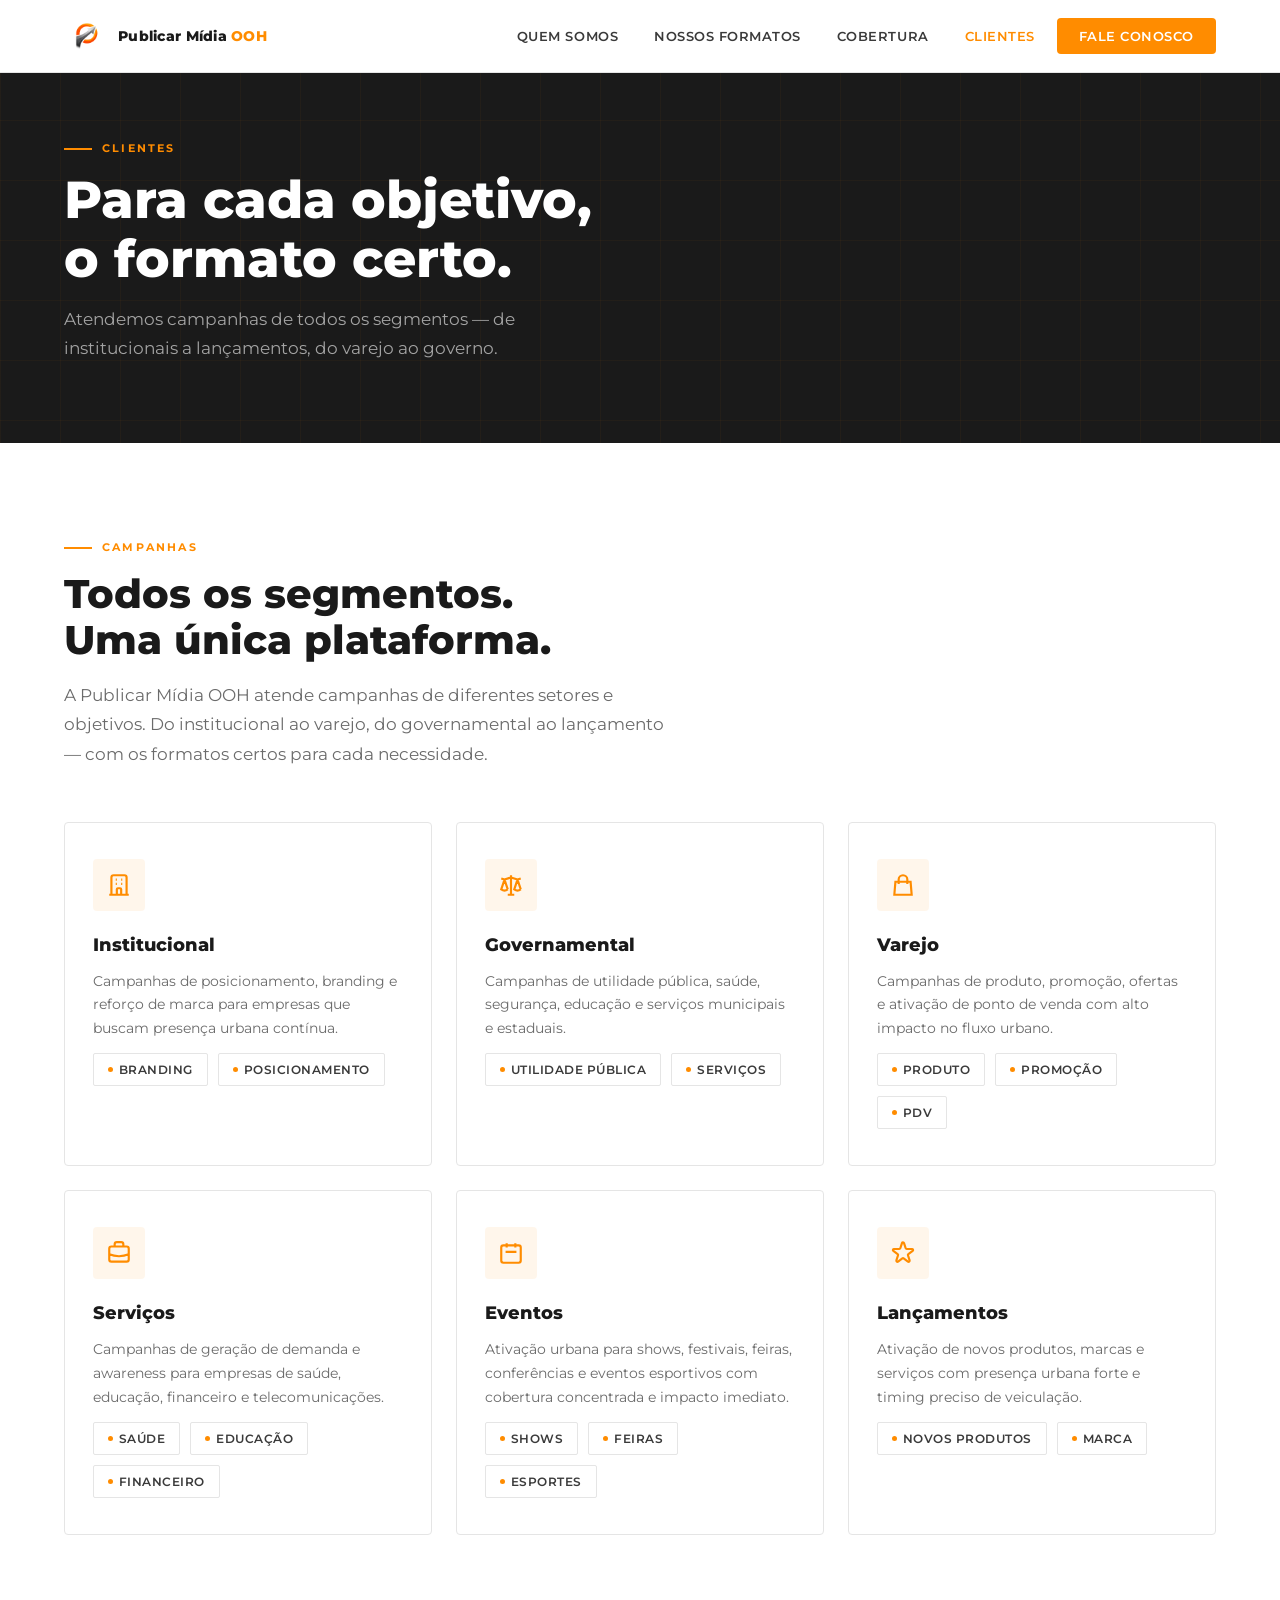
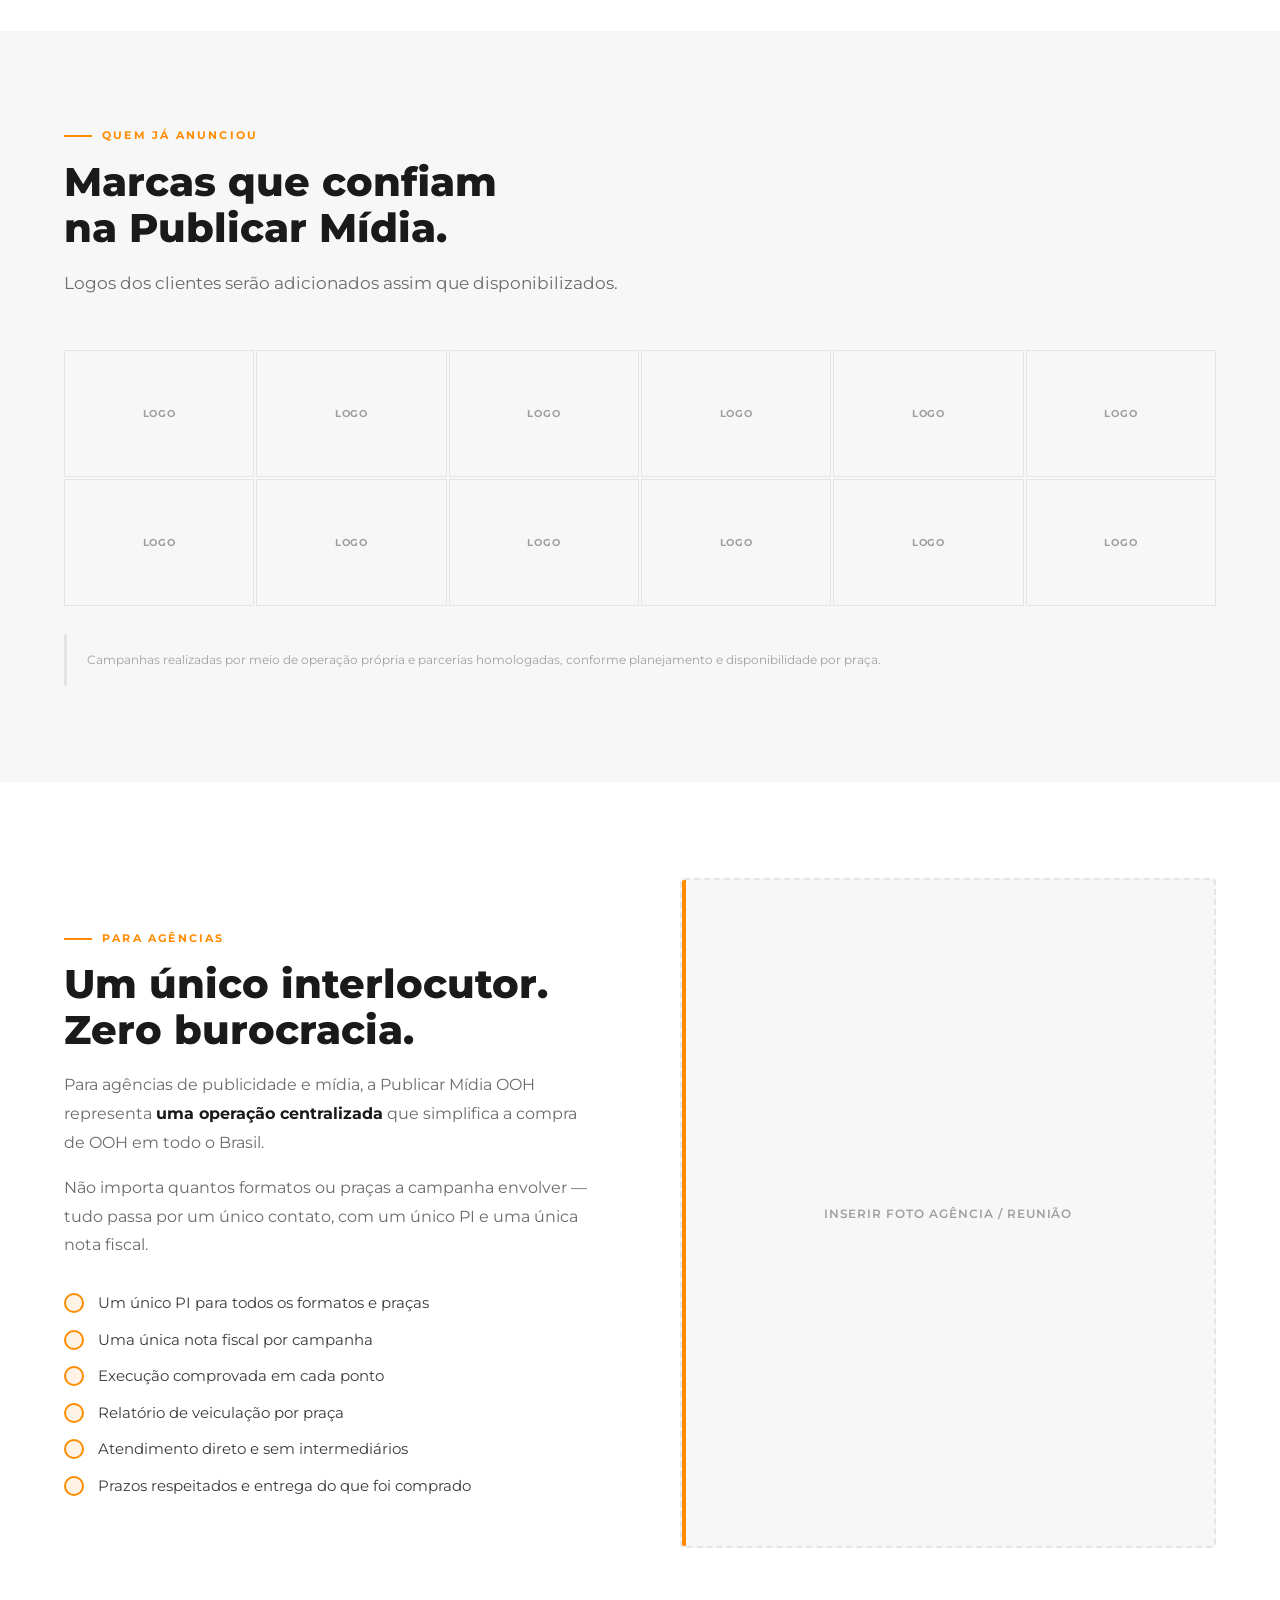
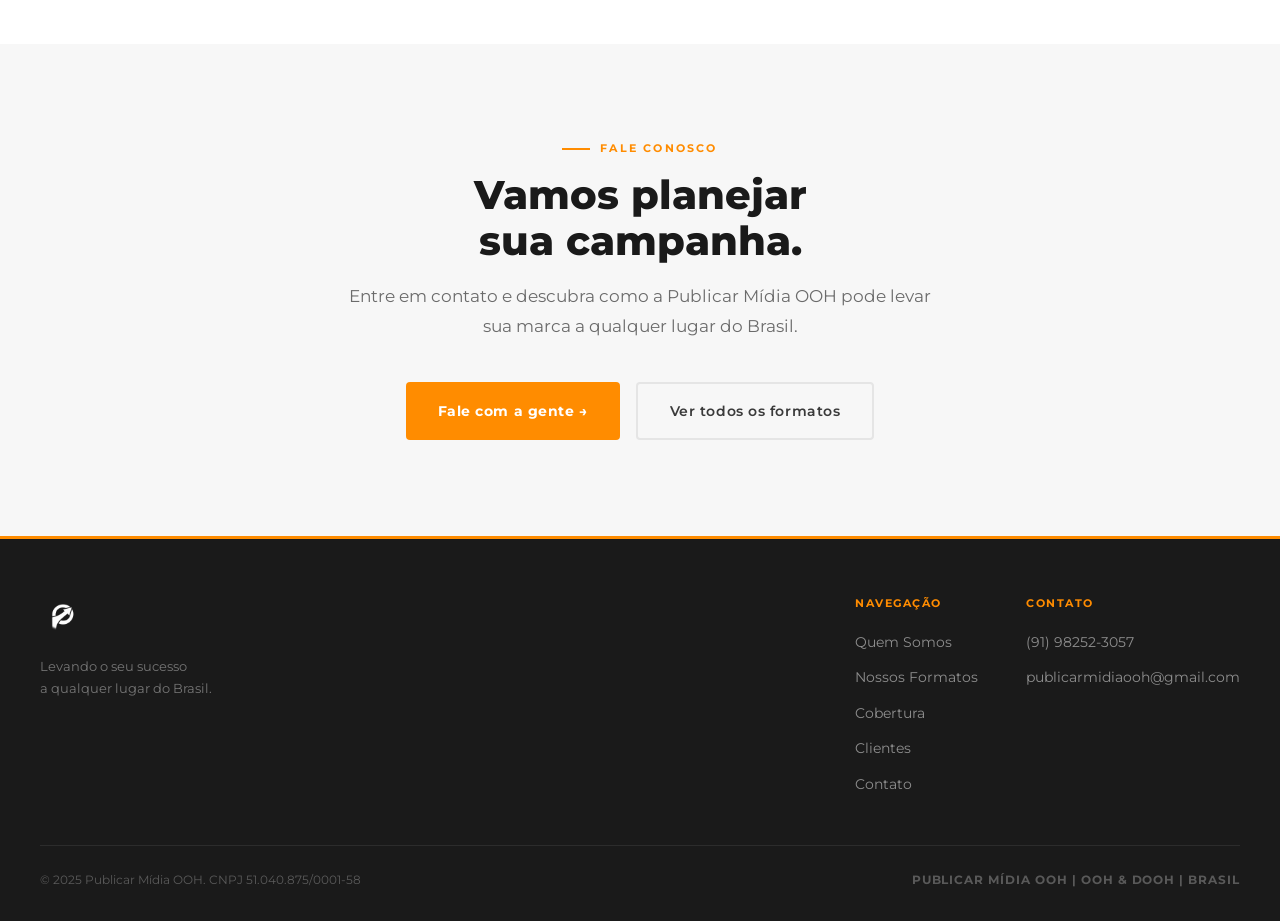
<file: clientes.html>
<!DOCTYPE html>
<html lang="pt-BR">
<head>
  <meta charset="UTF-8" />
  <meta name="viewport" content="width=device-width, initial-scale=1.0" />
  <title>Clientes — Publicar Mídia OOH</title>
  <link rel="preconnect" href="https://fonts.googleapis.com" />
  <link rel="preconnect" href="https://fonts.gstatic.com" crossorigin />
  <link href="https://fonts.googleapis.com/css2?family=Montserrat:wght@400;500;600;700;800&display=swap" rel="stylesheet" />
  <link rel="stylesheet" href="style.css?v=10" />
  <style>
    /* Tipos de campanha */
    .campanhas-grid {
      display: grid;
      grid-template-columns: repeat(3, 1fr);
      gap: 24px;
    }

    .campanha-card {
      padding: 36px 28px;
      border: 1px solid var(--borda);
      border-radius: 4px;
      transition: border-color 0.2s, box-shadow 0.2s, transform 0.2s;
    }

    .campanha-card:hover {
      border-color: var(--laranja);
      box-shadow: 0 4px 20px rgba(255,140,0,0.08);
      transform: translateY(-2px);
    }

    .campanha-icon {
      width: 52px; height: 52px;
      background: rgba(255,140,0,0.08);
      border-radius: 4px;
      display: flex; align-items: center; justify-content: center;
      margin-bottom: 20px;
    }

    .campanha-icon svg {
      width: 26px; height: 26px;
      stroke: var(--laranja); fill: none; stroke-width: 2;
    }

    .campanha-card h3 {
      font-size: 18px;
      font-weight: 800;
      color: var(--preto);
      margin-bottom: 10px;
    }

    .campanha-card p {
      font-size: 14px;
      color: var(--cinza-med);
      line-height: 1.7;
    }

    /* Segmentos (tags) */
    .segmentos-wrap {
      display: flex;
      flex-wrap: wrap;
      gap: 10px;
      margin-top: 12px;
    }

    .tag {
      display: inline-flex;
      align-items: center;
      gap: 6px;
      padding: 6px 14px;
      border: 1px solid var(--borda);
      border-radius: 2px;
      font-size: 12px;
      font-weight: 600;
      color: var(--cinza-esc);
      letter-spacing: 0.04em;
      text-transform: uppercase;
    }

    .tag::before {
      content: '';
      display: block;
      width: 5px; height: 5px;
      border-radius: 50%;
      background: var(--laranja);
    }

    /* Logos grid */
    .logos-grid {
      display: grid;
      grid-template-columns: repeat(6, 1fr);
      gap: 2px;
    }

    .logo-slot {
      aspect-ratio: 3/2;
      background: var(--cinza-bg);
      border: 1px solid var(--borda);
      display: flex;
      align-items: center;
      justify-content: center;
      font-size: 10px;
      font-weight: 700;
      letter-spacing: 0.08em;
      text-transform: uppercase;
      color: var(--cinza-cla);
      transition: background 0.2s;
    }

    .logo-slot:hover { background: var(--branco); }

    .logos-disclaimer {
      margin-top: 28px;
      font-size: 12px;
      color: var(--cinza-cla);
      line-height: 1.7;
      padding: 16px 20px;
      border-left: 3px solid var(--borda);
      background: var(--cinza-bg);
    }

    /* Por que agências */
    .agencias-grid {
      display: grid;
      grid-template-columns: 1fr 1fr;
      gap: 80px;
      align-items: center;
    }

    .agencias-text p {
      font-size: 16px;
      color: var(--cinza-med);
      line-height: 1.8;
      margin-bottom: 16px;
    }

    .agencias-text p strong { color: var(--preto); }

    .agencias-list {
      list-style: none;
      display: flex;
      flex-direction: column;
      gap: 14px;
      margin-top: 32px;
    }

    .agencias-list li {
      display: flex;
      align-items: flex-start;
      gap: 14px;
      font-size: 15px;
      color: var(--cinza-esc);
      line-height: 1.5;
    }

    .agencias-list li::before {
      content: '';
      display: block;
      width: 20px; height: 20px;
      min-width: 20px;
      background: rgba(255,140,0,0.10);
      border-radius: 50%;
      border: 2px solid var(--laranja);
      position: relative;
      top: 1px;
    }

    .agencias-visual {
      background: var(--cinza-bg);
      border: 2px dashed var(--borda);
      border-radius: 4px;
      aspect-ratio: 4/5;
      display: flex;
      align-items: center;
      justify-content: center;
      font-size: 12px;
      font-weight: 600;
      letter-spacing: 0.08em;
      text-transform: uppercase;
      color: var(--cinza-cla);
      position: relative;
      overflow: hidden;
    }

    .agencias-visual::before {
      content: '';
      position: absolute;
      left: 0; top: 0;
      width: 4px; height: 100%;
      background: var(--laranja);
    }

    @media (max-width: 960px) {
      .campanhas-grid { grid-template-columns: 1fr 1fr; }
      .logos-grid { grid-template-columns: repeat(3, 1fr); }
      .agencias-grid { grid-template-columns: 1fr; gap: 40px; }
      .agencias-visual { display: none; }
    }
    @media (max-width: 768px) {
      .campanhas-grid { grid-template-columns: 1fr 1fr; gap: 16px; }
      .campanha-card { padding: 24px 20px; }
      .logos-grid { grid-template-columns: repeat(3, 1fr); }
    }
    @media (max-width: 480px) {
      .campanhas-grid { grid-template-columns: 1fr; }
      .logos-grid { grid-template-columns: repeat(2, 1fr); }
      .agencias-list li { font-size: 14px; }
      .segmentos-wrap { gap: 6px; }
    }
  </style>
</head>
<body>

  <nav id="navbar">
    <div class="nav-inner">
      <a class="nav-logo" href="index.html">
        <img src="assets/logo-clean.png" alt="Publicar Mídia OOH" />
        <span class="nav-logo-nome">Publicar Mídia <span>OOH</span></span>
      </a>
      <ul class="nav-links">
        <li><a href="quem-somos.html">Quem Somos</a></li>
        <li><a href="formatos.html">Nossos Formatos</a></li>
        <li><a href="cobertura.html">Cobertura</a></li>
        <li><a href="clientes.html" class="active">Clientes</a></li>
        <li><a href="contato.html" class="btn-nav">Fale Conosco</a></li>
      </ul>
      <div class="hamburger" id="hamburger" onclick="toggleMenu()">
        <span></span><span></span><span></span>
      </div>
    </div>
  </nav>

  <div class="mobile-menu" id="mobileMenu">
    <a href="quem-somos.html" onclick="toggleMenu()">Quem Somos</a>
    <a href="formatos.html" onclick="toggleMenu()">Nossos Formatos</a>
    <a href="cobertura.html" onclick="toggleMenu()">Cobertura</a>
    <a href="clientes.html" class="active" onclick="toggleMenu()">Clientes</a>
    <a href="contato.html" class="btn-nav-mobile" onclick="toggleMenu()">Fale Conosco</a>
  </div>

  <div class="page-header">
    <div class="page-header-inner">
      <div class="eyebrow">Clientes</div>
      <h1>Para cada objetivo,<br />o formato certo.</h1>
      <p>Atendemos campanhas de todos os segmentos — de institucionais a lançamentos, do varejo ao governo.</p>
    </div>
  </div>

  <!-- TIPOS DE CAMPANHA -->
  <section class="bloco white">
    <div class="container">
      <div class="eyebrow">Campanhas</div>
      <h2 class="section-title">Todos os segmentos.<br />Uma única plataforma.</h2>
      <p class="section-sub">A Publicar Mídia OOH atende campanhas de diferentes setores e objetivos. Do institucional ao varejo, do governamental ao lançamento — com os formatos certos para cada necessidade.</p>
      <div class="campanhas-grid">

        <div class="campanha-card">
          <div class="campanha-icon">
            <svg viewBox="0 0 24 24"><path d="M19 21V5a2 2 0 00-2-2H7a2 2 0 00-2 2v16m14 0h2m-2 0h-5m-9 0H3m2 0h5M9 7h1m-1 4h1m4-4h1m-1 4h1m-5 10v-5a1 1 0 011-1h2a1 1 0 011 1v5m-4 0h4"/></svg>
          </div>
          <h3>Institucional</h3>
          <p>Campanhas de posicionamento, branding e reforço de marca para empresas que buscam presença urbana contínua.</p>
          <div class="segmentos-wrap">
            <span class="tag">Branding</span>
            <span class="tag">Posicionamento</span>
          </div>
        </div>

        <div class="campanha-card">
          <div class="campanha-icon">
            <svg viewBox="0 0 24 24"><path d="M3 6l3 1m0 0l-3 9a5.002 5.002 0 006.001 0M6 7l3 9M6 7l6-2m6 2l3-1m-3 1l-3 9a5.002 5.002 0 006.001 0M18 7l3 9m-3-9l-6-2m0-2v2m0 16V5m0 16H9m3 0h3"/></svg>
          </div>
          <h3>Governamental</h3>
          <p>Campanhas de utilidade pública, saúde, segurança, educação e serviços municipais e estaduais.</p>
          <div class="segmentos-wrap">
            <span class="tag">Utilidade pública</span>
            <span class="tag">Serviços</span>
          </div>
        </div>

        <div class="campanha-card">
          <div class="campanha-icon">
            <svg viewBox="0 0 24 24"><path d="M16 11V7a4 4 0 00-8 0v4M5 9h14l1 12H4L5 9z"/></svg>
          </div>
          <h3>Varejo</h3>
          <p>Campanhas de produto, promoção, ofertas e ativação de ponto de venda com alto impacto no fluxo urbano.</p>
          <div class="segmentos-wrap">
            <span class="tag">Produto</span>
            <span class="tag">Promoção</span>
            <span class="tag">PDV</span>
          </div>
        </div>

        <div class="campanha-card">
          <div class="campanha-icon">
            <svg viewBox="0 0 24 24"><path d="M21 13.255A23.931 23.931 0 0112 15c-3.183 0-6.22-.62-9-1.745M16 6V4a2 2 0 00-2-2h-4a2 2 0 00-2 2v2m4 6h.01M5 20h14a2 2 0 002-2V8a2 2 0 00-2-2H5a2 2 0 00-2 2v10a2 2 0 002 2z"/></svg>
          </div>
          <h3>Serviços</h3>
          <p>Campanhas de geração de demanda e awareness para empresas de saúde, educação, financeiro e telecomunicações.</p>
          <div class="segmentos-wrap">
            <span class="tag">Saúde</span>
            <span class="tag">Educação</span>
            <span class="tag">Financeiro</span>
          </div>
        </div>

        <div class="campanha-card">
          <div class="campanha-icon">
            <svg viewBox="0 0 24 24"><path d="M8 7V3m8 4V3m-9 8h10M5 21h14a2 2 0 002-2V7a2 2 0 00-2-2H5a2 2 0 00-2 2v12a2 2 0 002 2z"/></svg>
          </div>
          <h3>Eventos</h3>
          <p>Ativação urbana para shows, festivais, feiras, conferências e eventos esportivos com cobertura concentrada e impacto imediato.</p>
          <div class="segmentos-wrap">
            <span class="tag">Shows</span>
            <span class="tag">Feiras</span>
            <span class="tag">Esportes</span>
          </div>
        </div>

        <div class="campanha-card">
          <div class="campanha-icon">
            <svg viewBox="0 0 24 24"><path d="M11.049 2.927c.3-.921 1.603-.921 1.902 0l1.519 4.674a1 1 0 00.95.69h4.915c.969 0 1.371 1.24.588 1.81l-3.976 2.888a1 1 0 00-.363 1.118l1.518 4.674c.3.922-.755 1.688-1.538 1.118l-3.976-2.888a1 1 0 00-1.176 0l-3.976 2.888c-.783.57-1.838-.197-1.538-1.118l1.518-4.674a1 1 0 00-.363-1.118l-3.976-2.888c-.784-.57-.38-1.81.588-1.81h4.914a1 1 0 00.951-.69l1.519-4.674z"/></svg>
          </div>
          <h3>Lançamentos</h3>
          <p>Ativação de novos produtos, marcas e serviços com presença urbana forte e timing preciso de veiculação.</p>
          <div class="segmentos-wrap">
            <span class="tag">Novos produtos</span>
            <span class="tag">Marca</span>
          </div>
        </div>

      </div>
    </div>
  </section>

  <!-- LOGOS DE CLIENTES -->
  <section class="bloco gray">
    <div class="container">
      <div class="eyebrow">Quem já anunciou</div>
      <h2 class="section-title">Marcas que confiam<br />na Publicar Mídia.</h2>
      <p class="section-sub">Logos dos clientes serão adicionados assim que disponibilizados.</p>
      <div class="logos-grid">
        <div class="logo-slot">Logo</div>
        <div class="logo-slot">Logo</div>
        <div class="logo-slot">Logo</div>
        <div class="logo-slot">Logo</div>
        <div class="logo-slot">Logo</div>
        <div class="logo-slot">Logo</div>
        <div class="logo-slot">Logo</div>
        <div class="logo-slot">Logo</div>
        <div class="logo-slot">Logo</div>
        <div class="logo-slot">Logo</div>
        <div class="logo-slot">Logo</div>
        <div class="logo-slot">Logo</div>
      </div>
      <p class="logos-disclaimer">Campanhas realizadas por meio de operação própria e parcerias homologadas, conforme planejamento e disponibilidade por praça.</p>
    </div>
  </section>

  <!-- POR QUE AGÊNCIAS -->
  <section class="bloco white">
    <div class="container">
      <div class="agencias-grid">
        <div class="agencias-text">
          <div class="eyebrow">Para agências</div>
          <h2 class="section-title">Um único interlocutor.<br />Zero burocracia.</h2>
          <p>Para agências de publicidade e mídia, a Publicar Mídia OOH representa <strong>uma operação centralizada</strong> que simplifica a compra de OOH em todo o Brasil.</p>
          <p>Não importa quantos formatos ou praças a campanha envolver — tudo passa por um único contato, com um único PI e uma única nota fiscal.</p>
          <ul class="agencias-list">
            <li>Um único PI para todos os formatos e praças</li>
            <li>Uma única nota fiscal por campanha</li>
            <li>Execução comprovada em cada ponto</li>
            <li>Relatório de veiculação por praça</li>
            <li>Atendimento direto e sem intermediários</li>
            <li>Prazos respeitados e entrega do que foi comprado</li>
          </ul>
        </div>
        <div class="agencias-visual">Inserir foto agência / reunião</div>
      </div>
    </div>
  </section>

  <!-- CTA -->
  <section class="bloco gray" style="text-align:center;">
    <div class="container">
      <div class="eyebrow" style="justify-content:center;">Fale conosco</div>
      <h2 class="section-title">Vamos planejar<br />sua campanha.</h2>
      <p class="section-sub" style="margin: 0 auto 40px;">Entre em contato e descubra como a Publicar Mídia OOH pode levar sua marca a qualquer lugar do Brasil.</p>
      <div class="btn-group" style="justify-content:center;">
        <a href="contato.html" class="btn-primary">Fale com a gente →</a>
        <a href="formatos.html" class="btn-outline">Ver todos os formatos</a>
      </div>
    </div>
  </section>

  <footer>
    <div class="footer-inner">
      <div class="footer-top">
        <div class="footer-brand">
          <img src="assets/logo-clean.png" alt="Publicar Mídia OOH" style="filter: brightness(0) invert(1);" />
          <p class="footer-tagline">Levando o seu sucesso<br />a qualquer lugar do Brasil.</p>
        </div>
        <div class="footer-nav">
          <div class="footer-col">
            <h4>Navegação</h4>
            <ul>
              <li><a href="quem-somos.html">Quem Somos</a></li>
              <li><a href="formatos.html">Nossos Formatos</a></li>
              <li><a href="cobertura.html">Cobertura</a></li>
              <li><a href="clientes.html">Clientes</a></li>
              <li><a href="contato.html">Contato</a></li>
            </ul>
          </div>
          <div class="footer-col">
            <h4>Contato</h4>
            <ul>
              <li><a href="https://wa.me/5591982523057" target="_blank">(91) 98252-3057</a></li>
              <li><a href="mailto:publicarmidiaooh@gmail.com">publicarmidiaooh@gmail.com</a></li>
            </ul>
          </div>
        </div>
      </div>
      <div class="footer-bottom">
        <p>© 2025 Publicar Mídia OOH. CNPJ 51.040.875/0001-58</p>
        <span class="footer-inst">Publicar Mídia OOH | OOH &amp; DOOH | Brasil</span>
      </div>
    </div>
  </footer>

  <script src="main.js"></script>
</body>
</html>
</file>
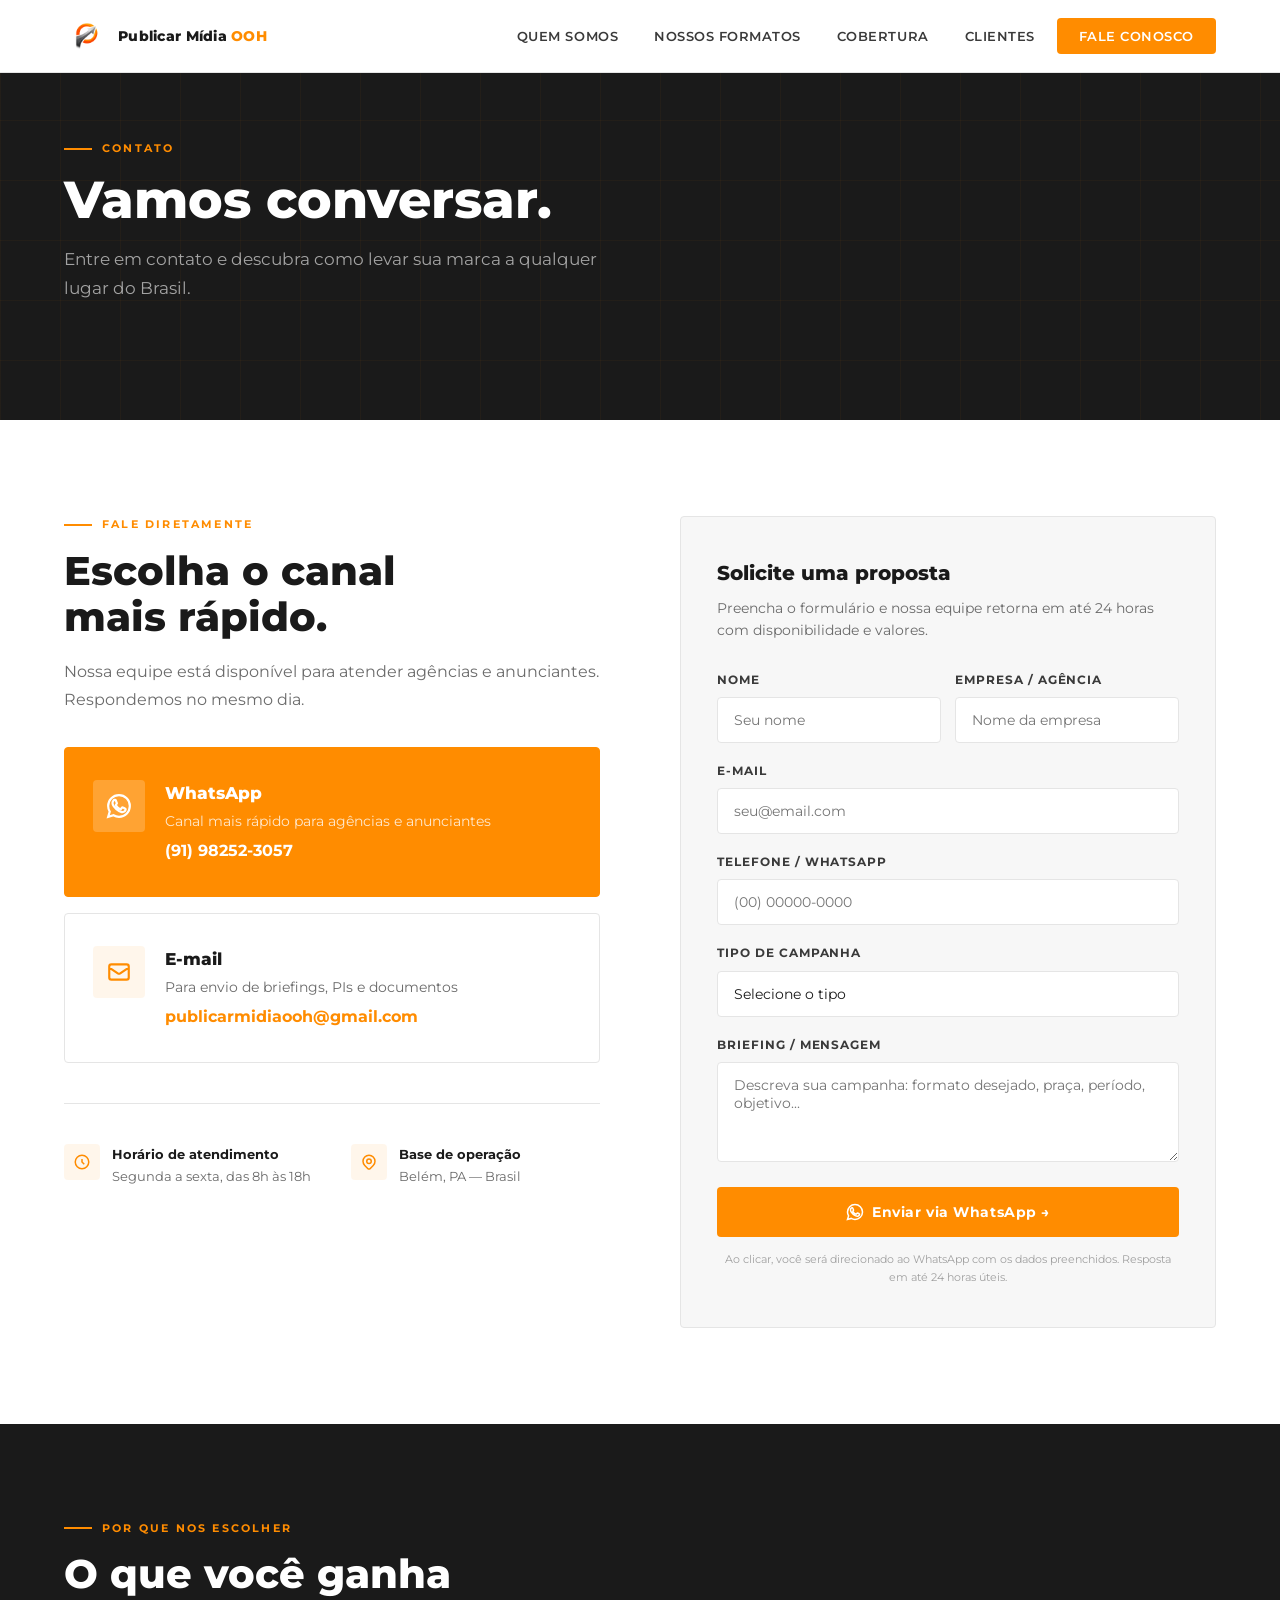
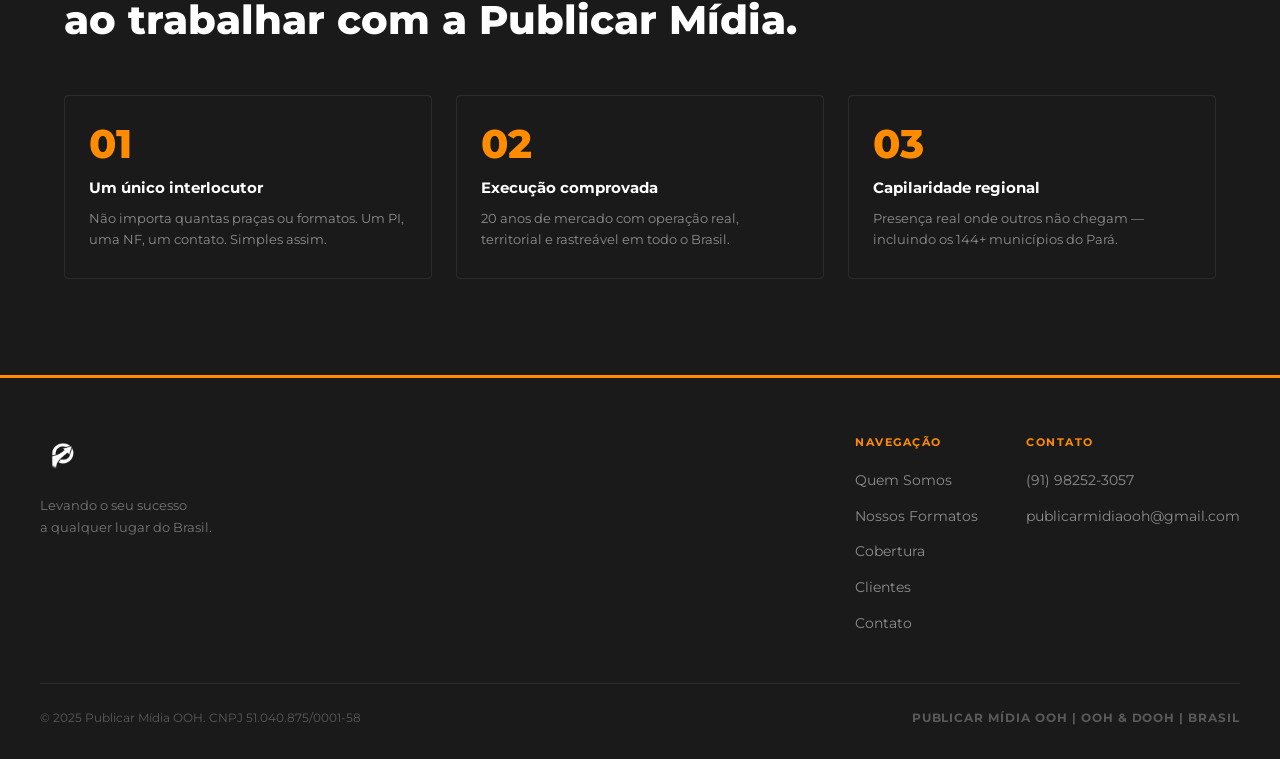
<file: contato.html>
<!DOCTYPE html>
<html lang="pt-BR">
<head>
  <meta charset="UTF-8" />
  <meta name="viewport" content="width=device-width, initial-scale=1.0" />
  <title>Contato — Publicar Mídia OOH</title>
  <link rel="preconnect" href="https://fonts.googleapis.com" />
  <link rel="preconnect" href="https://fonts.gstatic.com" crossorigin />
  <link href="https://fonts.googleapis.com/css2?family=Montserrat:wght@400;500;600;700;800&display=swap" rel="stylesheet" />
  <link rel="stylesheet" href="style.css?v=10" />
  <style>
    .contato-grid {
      display: grid;
      grid-template-columns: 1fr 1fr;
      gap: 80px;
      align-items: start;
    }

    /* Canais */
    .canal-card {
      display: flex;
      align-items: flex-start;
      gap: 20px;
      padding: 32px 28px;
      border: 1px solid var(--borda);
      border-radius: 4px;
      text-decoration: none;
      transition: border-color 0.2s, box-shadow 0.2s, transform 0.2s;
      margin-bottom: 16px;
    }

    .canal-card:hover {
      border-color: var(--laranja);
      box-shadow: 0 4px 20px rgba(255,140,0,0.10);
      transform: translateY(-2px);
    }

    .canal-card.primary {
      background: var(--laranja);
      border-color: var(--laranja);
    }

    .canal-card.primary:hover {
      opacity: 0.92;
      transform: translateY(-2px);
      box-shadow: 0 8px 32px rgba(255,140,0,0.30);
    }

    .canal-icon {
      width: 52px; height: 52px;
      min-width: 52px;
      border-radius: 4px;
      display: flex; align-items: center; justify-content: center;
    }

    .canal-icon.whatsapp {
      background: rgba(255,255,255,0.20);
    }

    .canal-icon.email {
      background: rgba(255,140,0,0.08);
    }

    .canal-icon svg {
      width: 26px; height: 26px;
      fill: none; stroke-width: 2;
    }

    .canal-card.primary .canal-icon svg { stroke: var(--branco); }
    .canal-card:not(.primary) .canal-icon svg { stroke: var(--laranja); }

    .canal-info h3 {
      font-size: 17px;
      font-weight: 800;
      margin-bottom: 4px;
    }

    .canal-card.primary .canal-info h3 { color: var(--branco); }
    .canal-card:not(.primary) .canal-info h3 { color: var(--preto); }

    .canal-info p {
      font-size: 14px;
      line-height: 1.5;
    }

    .canal-card.primary .canal-info p { color: rgba(255,255,255,0.80); }
    .canal-card:not(.primary) .canal-info p { color: var(--cinza-med); }

    .canal-info .valor {
      font-size: 16px;
      font-weight: 700;
      margin-top: 6px;
    }

    .canal-card.primary .canal-info .valor { color: var(--branco); }
    .canal-card:not(.primary) .canal-info .valor { color: var(--laranja); }

    /* Formulário */
    .form-wrap {
      background: var(--cinza-bg);
      border-radius: 4px;
      padding: 40px 36px;
      border: 1px solid var(--borda);
    }

    .form-wrap h3 {
      font-size: 20px;
      font-weight: 800;
      color: var(--preto);
      margin-bottom: 8px;
    }

    .form-wrap .form-sub {
      font-size: 14px;
      color: var(--cinza-med);
      margin-bottom: 28px;
      line-height: 1.6;
    }

    .form-group {
      margin-bottom: 18px;
    }

    .form-group label {
      display: block;
      font-size: 12px;
      font-weight: 700;
      letter-spacing: 0.08em;
      text-transform: uppercase;
      color: var(--cinza-esc);
      margin-bottom: 8px;
    }

    .form-group input,
    .form-group select,
    .form-group textarea {
      width: 100%;
      padding: 13px 16px;
      border: 1px solid var(--borda);
      border-radius: 4px;
      font-family: 'Montserrat', sans-serif;
      font-size: 14px;
      color: var(--preto);
      background: var(--branco);
      outline: none;
      transition: border-color 0.2s;
      -webkit-appearance: none;
    }

    .form-group input:focus,
    .form-group select:focus,
    .form-group textarea:focus {
      border-color: var(--laranja);
    }

    .form-group textarea {
      resize: vertical;
      min-height: 100px;
    }

    .form-row {
      display: grid;
      grid-template-columns: 1fr 1fr;
      gap: 14px;
    }

    .btn-form {
      width: 100%;
      background: var(--laranja);
      color: var(--branco);
      padding: 16px;
      border: none;
      border-radius: 4px;
      font-family: 'Montserrat', sans-serif;
      font-size: 14px;
      font-weight: 700;
      letter-spacing: 0.04em;
      cursor: pointer;
      transition: opacity 0.2s;
      margin-top: 8px;
      display: flex;
      align-items: center;
      justify-content: center;
      gap: 8px;
      text-decoration: none;
    }

    .btn-form:hover { opacity: 0.88; }

    .form-note {
      font-size: 11px;
      color: var(--cinza-cla);
      text-align: center;
      margin-top: 14px;
      line-height: 1.6;
    }

    /* Info extra */
    .info-strip {
      display: flex;
      gap: 40px;
      flex-wrap: wrap;
      padding-top: 40px;
      margin-top: 40px;
      border-top: 1px solid var(--borda);
    }

    .info-item {
      display: flex;
      align-items: flex-start;
      gap: 12px;
    }

    .info-item-icon {
      width: 36px; height: 36px;
      min-width: 36px;
      background: rgba(255,140,0,0.08);
      border-radius: 4px;
      display: flex; align-items: center; justify-content: center;
    }

    .info-item-icon svg {
      width: 18px; height: 18px;
      stroke: var(--laranja); fill: none; stroke-width: 2;
    }

    .info-item h4 {
      font-size: 13px;
      font-weight: 700;
      color: var(--preto);
      margin-bottom: 2px;
    }

    .info-item p {
      font-size: 13px;
      color: var(--cinza-med);
      line-height: 1.5;
    }

    /* Bloco escuro */
    .bloco-dark { background: var(--preto); }

    .razoes-grid {
      display: grid;
      grid-template-columns: repeat(3, 1fr);
      gap: 24px;
    }

    .razao-item {
      padding: 28px 24px;
      border: 1px solid rgba(255,255,255,0.08);
      border-radius: 4px;
    }

    .razao-num {
      font-size: 40px;
      font-weight: 800;
      color: var(--laranja);
      line-height: 1;
      margin-bottom: 12px;
    }

    .razao-item h4 {
      font-size: 15px;
      font-weight: 700;
      color: var(--branco);
      margin-bottom: 8px;
    }

    .razao-item p {
      font-size: 13px;
      color: rgba(255,255,255,0.50);
      line-height: 1.6;
    }

    @media (max-width: 960px) {
      .contato-grid { grid-template-columns: 1fr; gap: 40px; }
      .razoes-grid { grid-template-columns: 1fr 1fr; gap: 16px; }
      .canal-card { padding: 24px 20px; }
    }
    @media (max-width: 768px) {
      .razoes-grid { grid-template-columns: 1fr 1fr; }
      .form-wrap { padding: 32px 24px; }
      .info-strip { gap: 20px; }
    }
    @media (max-width: 480px) {
      .razoes-grid { grid-template-columns: 1fr; }
      .form-row { grid-template-columns: 1fr; }
      .form-wrap { padding: 24px 20px; }
      .canal-card { padding: 20px 16px; gap: 14px; }
      .canal-icon { width: 44px; height: 44px; min-width: 44px; }
      .info-strip { flex-direction: column; gap: 16px; }
    }
  </style>
</head>
<body>

  <nav id="navbar">
    <div class="nav-inner">
      <a class="nav-logo" href="index.html">
        <img src="assets/logo-clean.png" alt="Publicar Mídia OOH" />
        <span class="nav-logo-nome">Publicar Mídia <span>OOH</span></span>
      </a>
      <ul class="nav-links">
        <li><a href="quem-somos.html">Quem Somos</a></li>
        <li><a href="formatos.html">Nossos Formatos</a></li>
        <li><a href="cobertura.html">Cobertura</a></li>
        <li><a href="clientes.html">Clientes</a></li>
        <li><a href="contato.html" class="btn-nav active">Fale Conosco</a></li>
      </ul>
      <div class="hamburger" id="hamburger" onclick="toggleMenu()">
        <span></span><span></span><span></span>
      </div>
    </div>
  </nav>

  <div class="mobile-menu" id="mobileMenu">
    <a href="quem-somos.html" onclick="toggleMenu()">Quem Somos</a>
    <a href="formatos.html" onclick="toggleMenu()">Nossos Formatos</a>
    <a href="cobertura.html" onclick="toggleMenu()">Cobertura</a>
    <a href="clientes.html" onclick="toggleMenu()">Clientes</a>
    <a href="contato.html" class="btn-nav-mobile" onclick="toggleMenu()">Fale Conosco</a>
  </div>

  <div class="page-header">
    <div class="page-header-inner">
      <div class="eyebrow">Contato</div>
      <h1>Vamos conversar.</h1>
      <p>Entre em contato e descubra como levar sua marca a qualquer lugar do Brasil.</p>
    </div>
  </div>

  <!-- CONTATO PRINCIPAL -->
  <section class="bloco white">
    <div class="container">
      <div class="contato-grid">

        <!-- Canais de contato -->
        <div>
          <div class="eyebrow">Fale diretamente</div>
          <h2 class="section-title">Escolha o canal<br />mais rápido.</h2>
          <p style="font-size:16px; color:var(--cinza-med); line-height:1.8; margin-bottom:32px;">Nossa equipe está disponível para atender agências e anunciantes. Respondemos no mesmo dia.</p>

          <a href="https://wa.me/5591982523057" target="_blank" class="canal-card primary">
            <div class="canal-icon whatsapp">
              <svg viewBox="0 0 24 24">
                <path d="M17.472 14.382c-.297-.149-1.758-.867-2.03-.967-.273-.099-.471-.148-.67.15-.197.297-.767.966-.94 1.164-.173.199-.347.223-.644.075-.297-.15-1.255-.463-2.39-1.475-.883-.788-1.48-1.761-1.653-2.059-.173-.297-.018-.458.13-.606.134-.133.298-.347.446-.52.149-.174.198-.298.298-.497.099-.198.05-.371-.025-.52-.075-.149-.669-1.612-.916-2.207-.242-.579-.487-.5-.669-.51-.173-.008-.371-.01-.57-.01-.198 0-.52.074-.792.372-.272.297-1.04 1.016-1.04 2.479 0 1.462 1.065 2.875 1.213 3.074.149.198 2.096 3.2 5.077 4.487.709.306 1.262.489 1.694.625.712.227 1.36.195 1.871.118.571-.085 1.758-.719 2.006-1.413.248-.694.248-1.289.173-1.413-.074-.124-.272-.198-.57-.347z"/>
                <path d="M12 2C6.477 2 2 6.477 2 12c0 1.89.525 3.66 1.438 5.168L2 22l4.946-1.42A9.956 9.956 0 0012 22c5.523 0 10-4.477 10-10S17.523 2 12 2z"/>
              </svg>
            </div>
            <div class="canal-info">
              <h3>WhatsApp</h3>
              <p>Canal mais rápido para agências e anunciantes</p>
              <div class="valor">(91) 98252-3057</div>
            </div>
          </a>

          <a href="mailto:publicarmidiaooh@gmail.com" class="canal-card">
            <div class="canal-icon email">
              <svg viewBox="0 0 24 24"><path d="M3 8l7.89 5.26a2 2 0 002.22 0L21 8M5 19h14a2 2 0 002-2V7a2 2 0 00-2-2H5a2 2 0 00-2 2v10a2 2 0 002 2z"/></svg>
            </div>
            <div class="canal-info">
              <h3>E-mail</h3>
              <p>Para envio de briefings, PIs e documentos</p>
              <div class="valor">publicarmidiaooh@gmail.com</div>
            </div>
          </a>

          <div class="info-strip">
            <div class="info-item">
              <div class="info-item-icon">
                <svg viewBox="0 0 24 24"><path d="M12 8v4l3 3m6-3a9 9 0 11-18 0 9 9 0 0118 0z"/></svg>
              </div>
              <div>
                <h4>Horário de atendimento</h4>
                <p>Segunda a sexta, das 8h às 18h</p>
              </div>
            </div>
            <div class="info-item">
              <div class="info-item-icon">
                <svg viewBox="0 0 24 24"><path d="M17.657 16.657L13.414 20.9a1.998 1.998 0 01-2.827 0l-4.244-4.243a8 8 0 1111.314 0z"/><path d="M15 11a3 3 0 11-6 0 3 3 0 016 0z"/></svg>
              </div>
              <div>
                <h4>Base de operação</h4>
                <p>Belém, PA — Brasil</p>
              </div>
            </div>
          </div>
        </div>

        <!-- Formulário -->
        <div class="form-wrap">
          <h3>Solicite uma proposta</h3>
          <p class="form-sub">Preencha o formulário e nossa equipe retorna em até 24 horas com disponibilidade e valores.</p>

          <form onsubmit="enviarFormulario(event)">
            <div class="form-row">
              <div class="form-group">
                <label for="nome">Nome</label>
                <input type="text" id="nome" name="nome" placeholder="Seu nome" required />
              </div>
              <div class="form-group">
                <label for="empresa">Empresa / Agência</label>
                <input type="text" id="empresa" name="empresa" placeholder="Nome da empresa" />
              </div>
            </div>

            <div class="form-group">
              <label for="email">E-mail</label>
              <input type="email" id="email" name="email" placeholder="seu@email.com" required />
            </div>

            <div class="form-group">
              <label for="telefone">Telefone / WhatsApp</label>
              <input type="tel" id="telefone" name="telefone" placeholder="(00) 00000-0000" />
            </div>

            <div class="form-group">
              <label for="segmento">Tipo de campanha</label>
              <select id="segmento" name="segmento">
                <option value="">Selecione o tipo</option>
                <option>Institucional</option>
                <option>Governamental</option>
                <option>Varejo</option>
                <option>Serviços</option>
                <option>Eventos</option>
                <option>Lançamentos</option>
                <option>Outro</option>
              </select>
            </div>

            <div class="form-group">
              <label for="mensagem">Briefing / Mensagem</label>
              <textarea id="mensagem" name="mensagem" placeholder="Descreva sua campanha: formato desejado, praça, período, objetivo..."></textarea>
            </div>

            <button type="submit" class="btn-form">
              <svg width="18" height="18" viewBox="0 0 24 24" fill="none" stroke="currentColor" stroke-width="2">
                <path d="M17.472 14.382c-.297-.149-1.758-.867-2.03-.967-.273-.099-.471-.148-.67.15-.197.297-.767.966-.94 1.164-.173.199-.347.223-.644.075-.297-.15-1.255-.463-2.39-1.475-.883-.788-1.48-1.761-1.653-2.059-.173-.297-.018-.458.13-.606.134-.133.298-.347.446-.52.149-.174.198-.298.298-.497.099-.198.05-.371-.025-.52-.075-.149-.669-1.612-.916-2.207-.242-.579-.487-.5-.669-.51-.173-.008-.371-.01-.57-.01-.198 0-.52.074-.792.372-.272.297-1.04 1.016-1.04 2.479 0 1.462 1.065 2.875 1.213 3.074.149.198 2.096 3.2 5.077 4.487.709.306 1.262.489 1.694.625.712.227 1.36.195 1.871.118.571-.085 1.758-.719 2.006-1.413.248-.694.248-1.289.173-1.413-.074-.124-.272-.198-.57-.347z"/>
                <path d="M12 2C6.477 2 2 6.477 2 12c0 1.89.525 3.66 1.438 5.168L2 22l4.946-1.42A9.956 9.956 0 0012 22c5.523 0 10-4.477 10-10S17.523 2 12 2z"/>
              </svg>
              Enviar via WhatsApp →
            </button>
            <p class="form-note">Ao clicar, você será direcionado ao WhatsApp com os dados preenchidos. Resposta em até 24 horas úteis.</p>
          </form>
        </div>

      </div>
    </div>
  </section>

  <!-- POR QUE ESCOLHER -->
  <section class="bloco bloco-dark">
    <div class="container">
      <div class="eyebrow">Por que nos escolher</div>
      <h2 class="section-title" style="color:var(--branco); margin-bottom:52px;">O que você ganha<br />ao trabalhar com a Publicar Mídia.</h2>
      <div class="razoes-grid">
        <div class="razao-item">
          <div class="razao-num">01</div>
          <h4>Um único interlocutor</h4>
          <p>Não importa quantas praças ou formatos. Um PI, uma NF, um contato. Simples assim.</p>
        </div>
        <div class="razao-item">
          <div class="razao-num">02</div>
          <h4>Execução comprovada</h4>
          <p>20 anos de mercado com operação real, territorial e rastreável em todo o Brasil.</p>
        </div>
        <div class="razao-item">
          <div class="razao-num">03</div>
          <h4>Capilaridade regional</h4>
          <p>Presença real onde outros não chegam — incluindo os 144+ municípios do Pará.</p>
        </div>
      </div>
    </div>
  </section>

  <footer>
    <div class="footer-inner">
      <div class="footer-top">
        <div class="footer-brand">
          <img src="assets/logo-clean.png" alt="Publicar Mídia OOH" style="filter: brightness(0) invert(1);" />
          <p class="footer-tagline">Levando o seu sucesso<br />a qualquer lugar do Brasil.</p>
        </div>
        <div class="footer-nav">
          <div class="footer-col">
            <h4>Navegação</h4>
            <ul>
              <li><a href="quem-somos.html">Quem Somos</a></li>
              <li><a href="formatos.html">Nossos Formatos</a></li>
              <li><a href="cobertura.html">Cobertura</a></li>
              <li><a href="clientes.html">Clientes</a></li>
              <li><a href="contato.html">Contato</a></li>
            </ul>
          </div>
          <div class="footer-col">
            <h4>Contato</h4>
            <ul>
              <li><a href="https://wa.me/5591982523057" target="_blank">(91) 98252-3057</a></li>
              <li><a href="mailto:publicarmidiaooh@gmail.com">publicarmidiaooh@gmail.com</a></li>
            </ul>
          </div>
        </div>
      </div>
      <div class="footer-bottom">
        <p>© 2025 Publicar Mídia OOH. CNPJ 51.040.875/0001-58</p>
        <span class="footer-inst">Publicar Mídia OOH | OOH &amp; DOOH | Brasil</span>
      </div>
    </div>
  </footer>

  <script src="main.js"></script>
  <script>
    function enviarFormulario(e) {
      e.preventDefault();
      const nome = document.getElementById('nome').value;
      const empresa = document.getElementById('empresa').value;
      const email = document.getElementById('email').value;
      const telefone = document.getElementById('telefone').value;
      const segmento = document.getElementById('segmento').value;
      const mensagem = document.getElementById('mensagem').value;

      const texto = `Olá! Gostaria de solicitar uma proposta.\n\n*Nome:* ${nome}\n*Empresa:* ${empresa}\n*E-mail:* ${email}\n*Telefone:* ${telefone}\n*Tipo de campanha:* ${segmento}\n*Briefing:* ${mensagem}`;
      const url = `https://wa.me/5591982523057?text=${encodeURIComponent(texto)}`;
      window.open(url, '_blank');
    }
  </script>
</body>
</html>
</file>
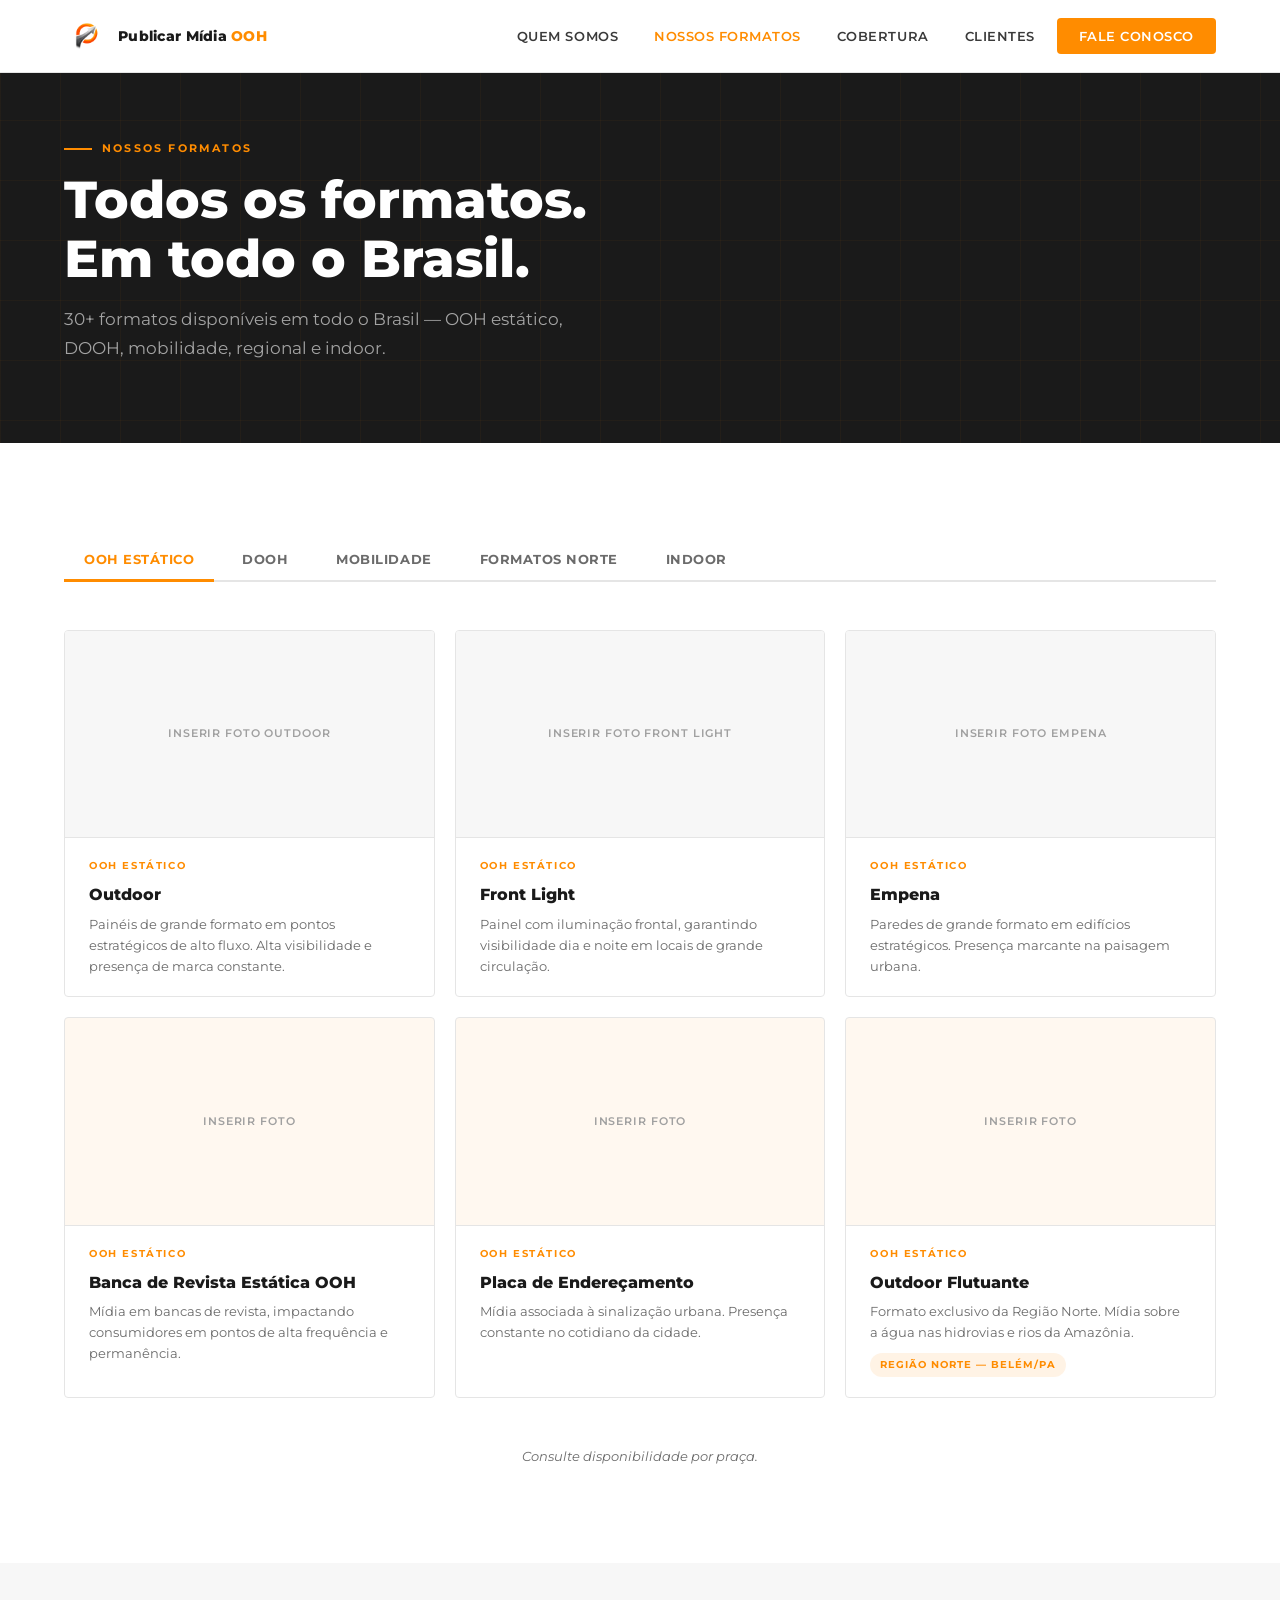
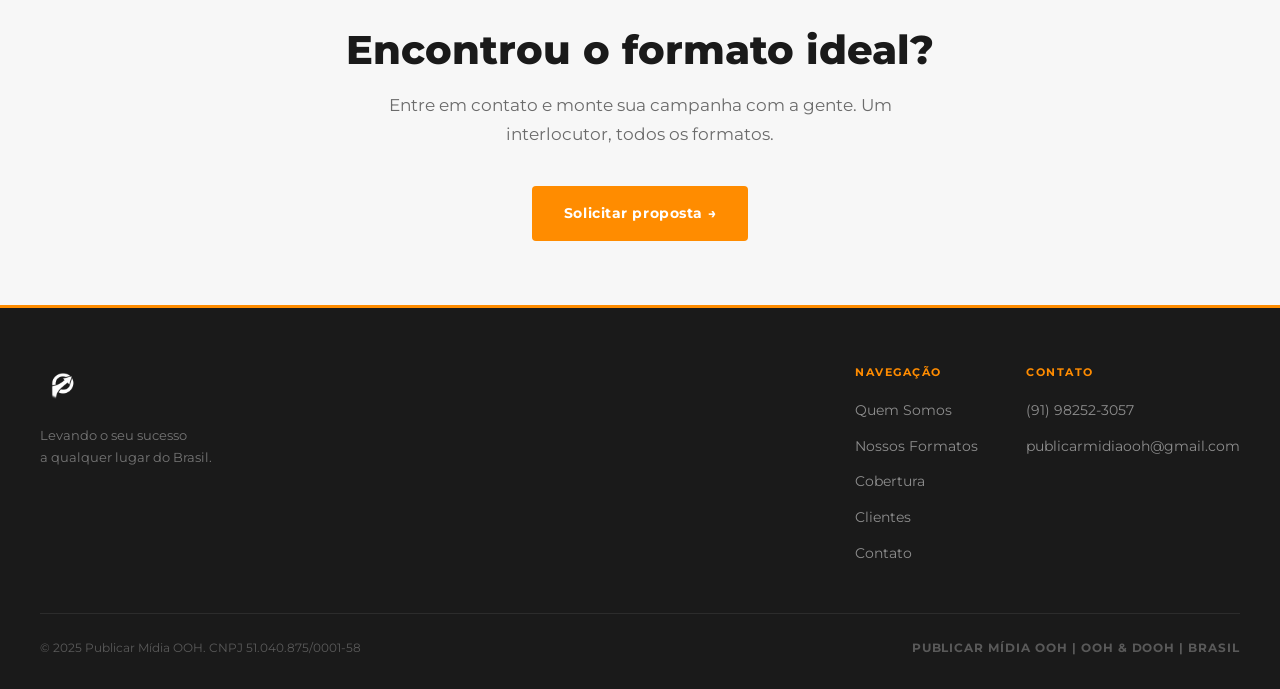
<file: formatos.html>
<!DOCTYPE html>
<html lang="pt-BR">
<head>
  <meta charset="UTF-8" />
  <meta name="viewport" content="width=device-width, initial-scale=1.0" />
  <title>Nossos Formatos — Publicar Mídia OOH</title>
  <link rel="preconnect" href="https://fonts.googleapis.com" />
  <link rel="preconnect" href="https://fonts.gstatic.com" crossorigin />
  <link href="https://fonts.googleapis.com/css2?family=Montserrat:wght@400;500;600;700;800&display=swap" rel="stylesheet" />
  <link rel="stylesheet" href="style.css?v=10" />
  <style>
    /* TABS DE CATEGORIA */
    .tabs {
      display: flex; gap: 8px; flex-wrap: wrap;
      margin-bottom: 48px; border-bottom: 2px solid var(--borda);
      padding-bottom: 0;
    }
    .tab-btn {
      padding: 12px 20px; border: none; background: none;
      font-family: 'Montserrat', sans-serif;
      font-size: 13px; font-weight: 700; letter-spacing: 0.04em;
      text-transform: uppercase; color: var(--cinza-med);
      cursor: pointer; border-bottom: 3px solid transparent;
      margin-bottom: -2px; transition: color 0.2s, border-color 0.2s;
    }
    .tab-btn:hover { color: var(--laranja); }
    .tab-btn.active { color: var(--laranja); border-bottom-color: var(--laranja); }

    .tab-panel {
      display: none;
      opacity: 0;
      transform: translateY(12px);
    }
    .tab-panel.active {
      display: block;
      animation: fadeSlideIn 0.30s ease forwards;
    }
    @keyframes fadeSlideIn {
      from { opacity: 0; transform: translateY(12px); }
      to   { opacity: 1; transform: translateY(0); }
    }

    /* GRID DE FORMATOS */
    .formatos-grid { display: grid; grid-template-columns: repeat(3, 1fr); gap: 20px; }

    .formato-item {
      background: var(--branco);
      border: 1px solid var(--borda);
      border-radius: 4px;
      overflow: hidden;
      transition: border-color 0.25s, box-shadow 0.25s, transform 0.25s;
    }
    .formato-item:hover {
      border-color: var(--laranja);
      box-shadow: 0 8px 32px rgba(255,140,0,0.12);
      transform: translateY(-4px);
    }
    .formato-item:hover .formato-nome::after {
      content: ' →';
      color: var(--laranja);
    }

    .formato-foto {
      width: 100%; aspect-ratio: 16/9;
      background: var(--cinza-bg);
      display: flex; align-items: center; justify-content: center;
      font-size: 11px; font-weight: 600; letter-spacing: 0.08em;
      text-transform: uppercase; color: var(--cinza-cla);
      border-bottom: 1px solid var(--borda);
      position: relative;
    }
    .formato-foto.accent-bg { background: rgba(255,140,0,0.06); }

    .formato-info { padding: 20px 24px; }
    .formato-tag {
      font-size: 10px; font-weight: 700; letter-spacing: 0.16em;
      text-transform: uppercase; color: var(--laranja); margin-bottom: 8px;
    }
    .formato-nome { font-size: 16px; font-weight: 800; color: var(--preto); margin-bottom: 6px; }
    .formato-desc { font-size: 13px; color: var(--cinza-med); line-height: 1.6; }
    .formato-badge {
      display: inline-block; margin-top: 10px;
      font-size: 10px; font-weight: 700; letter-spacing: 0.10em;
      text-transform: uppercase; color: var(--laranja);
      background: rgba(255,140,0,0.10); padding: 4px 10px; border-radius: 20px;
    }

    /* INDOOR DESTAQUE */
    .indoor-destaque {
      background: var(--preto);
      border-radius: 4px; padding: 40px;
      display: grid; grid-template-columns: 1fr 1fr; gap: 40px;
      align-items: center; margin-top: 48px;
    }
    .indoor-destaque h3 { font-size: 24px; font-weight: 800; color: var(--branco); margin-bottom: 12px; }
    .indoor-destaque p { font-size: 15px; color: rgba(255,255,255,0.60); line-height: 1.7; margin-bottom: 24px; }
    .indoor-nums { display: flex; gap: 32px; flex-wrap: wrap; }
    .indoor-num .num { font-size: 40px; font-weight: 800; color: var(--laranja); line-height: 1; }
    .indoor-num .label { font-size: 12px; font-weight: 600; color: rgba(255,255,255,0.50); letter-spacing: 0.06em; text-transform: uppercase; margin-top: 4px; }
    .indoor-foto {
      aspect-ratio: 4/3; background: rgba(255,140,0,0.06);
      border-radius: 4px; border: 1px solid rgba(255,140,0,0.20);
      display: flex; align-items: center; justify-content: center;
      font-size: 12px; font-weight: 600; letter-spacing: 0.08em;
      text-transform: uppercase; color: rgba(255,255,255,0.20);
    }

    .disclaimer {
      text-align: center; margin-top: 48px;
      font-size: 13px; color: var(--cinza-med); font-style: italic;
    }

    @keyframes tabOut {
      from { opacity: 1; transform: translateY(0); }
      to   { opacity: 0; transform: translateY(-10px); }
    }
    .tab-panel.leaving {
      display: block !important;
      animation: tabOut 0.18s ease forwards;
      pointer-events: none;
    }

    .tab-panel.active .formato-item {
      animation: cardIn 0.35s ease both;
    }
    .tab-panel.active .formato-item:nth-child(1) { animation-delay: 0.05s; }
    .tab-panel.active .formato-item:nth-child(2) { animation-delay: 0.10s; }
    .tab-panel.active .formato-item:nth-child(3) { animation-delay: 0.15s; }
    .tab-panel.active .formato-item:nth-child(4) { animation-delay: 0.20s; }
    .tab-panel.active .formato-item:nth-child(5) { animation-delay: 0.25s; }
    .tab-panel.active .formato-item:nth-child(6) { animation-delay: 0.30s; }
    .tab-panel.active .formato-item:nth-child(7) { animation-delay: 0.35s; }
    .tab-panel.active .formato-item:nth-child(8) { animation-delay: 0.40s; }
    .tab-panel.active .formato-item:nth-child(9) { animation-delay: 0.45s; }
    @keyframes cardIn {
      from { opacity: 0; transform: translateY(16px); }
      to   { opacity: 1; transform: translateY(0); }
    }

    @media (max-width: 960px) {
      .formatos-grid { grid-template-columns: 1fr 1fr; }
      .indoor-destaque { grid-template-columns: 1fr; gap: 28px; padding: 28px; }
      .indoor-foto { display: none; }
      .indoor-nums { gap: 24px; }
    }
    @media (max-width: 768px) {
      .tabs {
        flex-wrap: nowrap;
        overflow-x: auto;
        -webkit-overflow-scrolling: touch;
        scrollbar-width: none;
        padding-bottom: 2px;
        margin-bottom: 32px;
      }
      .tabs::-webkit-scrollbar { display: none; }
      .tab-btn { white-space: nowrap; font-size: 12px; padding: 10px 16px; flex-shrink: 0; }
    }
    @media (max-width: 480px) {
      .formatos-grid { grid-template-columns: 1fr; }
      .tab-btn { font-size: 11px; padding: 10px 13px; }
      .indoor-destaque { padding: 24px 20px; }
      .indoor-num .num { font-size: 32px; }
    }
  </style>
</head>
<body>

  <nav id="navbar">
    <div class="nav-inner">
      <a class="nav-logo" href="index.html">
        <img src="assets/logo-clean.png" alt="Publicar Mídia OOH" />
        <span class="nav-logo-nome">Publicar Mídia <span>OOH</span></span>
      </a>
      <ul class="nav-links">
        <li><a href="quem-somos.html">Quem Somos</a></li>
        <li><a href="formatos.html" class="active">Nossos Formatos</a></li>
        <li><a href="cobertura.html">Cobertura</a></li>
        <li><a href="clientes.html">Clientes</a></li>
        <li><a href="contato.html" class="btn-nav">Fale Conosco</a></li>
      </ul>
      <div class="hamburger" id="hamburger" onclick="toggleMenu()"><span></span><span></span><span></span></div>
    </div>
  </nav>

  <div class="mobile-menu" id="mobileMenu">
    <a href="quem-somos.html" onclick="toggleMenu()">Quem Somos</a>
    <a href="formatos.html" class="active" onclick="toggleMenu()">Nossos Formatos</a>
    <a href="cobertura.html" onclick="toggleMenu()">Cobertura</a>
    <a href="clientes.html" onclick="toggleMenu()">Clientes</a>
    <a href="contato.html" class="btn-nav-mobile" onclick="toggleMenu()">Fale Conosco</a>
  </div>

  <div class="page-header">
    <div class="page-header-inner">
      <div class="eyebrow">Nossos Formatos</div>
      <h1>Todos os formatos.<br />Em todo o Brasil.</h1>
      <p>30+ formatos disponíveis em todo o Brasil — OOH estático, DOOH, mobilidade, regional e indoor.</p>
    </div>
  </div>

  <section class="bloco white">
    <div class="container">

      <div class="tabs">
        <button class="tab-btn active" onclick="showTab('estatico', this)">OOH Estático</button>
        <button class="tab-btn" onclick="showTab('dooh', this)">DOOH</button>
        <button class="tab-btn" onclick="showTab('mobilidade', this)">Mobilidade</button>
        <button class="tab-btn" onclick="showTab('norte', this)">Formatos Norte</button>
        <button class="tab-btn" onclick="showTab('indoor', this)">Indoor</button>
      </div>

      <!-- OOH ESTÁTICO -->
      <div id="tab-estatico" class="tab-panel active">
        <div class="formatos-grid">
          <div class="formato-item">
            <div class="formato-foto">Inserir foto Outdoor</div>
            <div class="formato-info">
              <div class="formato-tag">OOH Estático</div>
              <div class="formato-nome">Outdoor</div>
              <div class="formato-desc">Painéis de grande formato em pontos estratégicos de alto fluxo. Alta visibilidade e presença de marca constante.</div>
            </div>
          </div>
          <div class="formato-item">
            <div class="formato-foto">Inserir foto Front Light</div>
            <div class="formato-info">
              <div class="formato-tag">OOH Estático</div>
              <div class="formato-nome">Front Light</div>
              <div class="formato-desc">Painel com iluminação frontal, garantindo visibilidade dia e noite em locais de grande circulação.</div>
            </div>
          </div>
          <div class="formato-item">
            <div class="formato-foto">Inserir foto Empena</div>
            <div class="formato-info">
              <div class="formato-tag">OOH Estático</div>
              <div class="formato-nome">Empena</div>
              <div class="formato-desc">Paredes de grande formato em edifícios estratégicos. Presença marcante na paisagem urbana.</div>
            </div>
          </div>
          <div class="formato-item">
            <div class="formato-foto accent-bg">Inserir foto</div>
            <div class="formato-info">
              <div class="formato-tag">OOH Estático</div>
              <div class="formato-nome">Banca de Revista Estática OOH</div>
              <div class="formato-desc">Mídia em bancas de revista, impactando consumidores em pontos de alta frequência e permanência.</div>
            </div>
          </div>
          <div class="formato-item">
            <div class="formato-foto accent-bg">Inserir foto</div>
            <div class="formato-info">
              <div class="formato-tag">OOH Estático</div>
              <div class="formato-nome">Placa de Endereçamento</div>
              <div class="formato-desc">Mídia associada à sinalização urbana. Presença constante no cotidiano da cidade.</div>
            </div>
          </div>
          <div class="formato-item">
            <div class="formato-foto accent-bg">Inserir foto</div>
            <div class="formato-info">
              <div class="formato-tag">OOH Estático</div>
              <div class="formato-nome">Outdoor Flutuante</div>
              <div class="formato-desc">Formato exclusivo da Região Norte. Mídia sobre a água nas hidrovias e rios da Amazônia.</div>
              <span class="formato-badge">Região Norte — Belém/PA</span>
            </div>
          </div>
        </div>
        <p class="disclaimer">Consulte disponibilidade por praça.</p>
      </div>

      <!-- DOOH -->
      <div id="tab-dooh" class="tab-panel">
        <div class="formatos-grid">
          <div class="formato-item">
            <div class="formato-foto">Inserir foto Painel de LED</div>
            <div class="formato-info">
              <div class="formato-tag">DOOH</div>
              <div class="formato-nome">Painel de LED</div>
              <div class="formato-desc">Telas digitais de alto brilho em diversos formatos e tamanhos. Conteúdo dinâmico com impacto máximo.</div>
            </div>
          </div>
          <div class="formato-item">
            <div class="formato-foto accent-bg">Inserir foto Mega Telão</div>
            <div class="formato-info">
              <div class="formato-tag">DOOH</div>
              <div class="formato-nome">Mega Telão</div>
              <div class="formato-desc">Grande formato digital para locais de altíssimo fluxo. Máxima visibilidade e impacto visual.</div>
            </div>
          </div>
          <div class="formato-item">
            <div class="formato-foto accent-bg">Inserir foto</div>
            <div class="formato-info">
              <div class="formato-tag">DOOH</div>
              <div class="formato-nome">Banca de Revista DOOH</div>
              <div class="formato-desc">Telas digitais em bancas de revista, combinando alta frequência de público com conteúdo dinâmico.</div>
            </div>
          </div>
          <div class="formato-item">
            <div class="formato-foto accent-bg">Inserir foto</div>
            <div class="formato-info">
              <div class="formato-tag">DOOH</div>
              <div class="formato-nome">Relógio Urbano Digital</div>
              <div class="formato-desc">Informação e publicidade integradas ao mobiliário urbano. Alta frequência de consulta e visualização.</div>
            </div>
          </div>
          <div class="formato-item">
            <div class="formato-foto accent-bg">Inserir foto</div>
            <div class="formato-info">
              <div class="formato-tag">DOOH</div>
              <div class="formato-nome">Bick Light</div>
              <div class="formato-desc">Mídia digital em formato compacto, estrategicamente posicionado em pontos de grande movimentação.</div>
            </div>
          </div>
        </div>
        <p class="disclaimer">Consulte disponibilidade por praça.</p>
      </div>

      <!-- MOBILIDADE -->
      <div id="tab-mobilidade" class="tab-panel">
        <div class="formatos-grid">
          <div class="formato-item">
            <div class="formato-foto">Inserir foto Busdoor</div>
            <div class="formato-info">
              <div class="formato-tag">Mobilidade</div>
              <div class="formato-nome">Busdoor</div>
              <div class="formato-desc">Mídia na traseira de ônibus. Audiência em movimento, impactando motoristas e pedestres em toda a cidade.</div>
            </div>
          </div>
          <div class="formato-item">
            <div class="formato-foto accent-bg">Inserir foto Backbus</div>
            <div class="formato-info">
              <div class="formato-tag">Mobilidade</div>
              <div class="formato-nome">Backbus</div>
              <div class="formato-desc">Mídia na parte traseira e lateral do ônibus, com maior área de exposição e alcance visual ampliado.</div>
            </div>
          </div>
          <div class="formato-item">
            <div class="formato-foto accent-bg">Inserir foto</div>
            <div class="formato-info">
              <div class="formato-tag">Mobilidade</div>
              <div class="formato-nome">Backseat</div>
              <div class="formato-desc">Mídia no encosto do banco do passageiro. Alta atenção e tempo de exposição elevado dentro do veículo.</div>
            </div>
          </div>
          <div class="formato-item">
            <div class="formato-foto accent-bg">Inserir foto</div>
            <div class="formato-info">
              <div class="formato-tag">Mobilidade</div>
              <div class="formato-nome">Taxidoor</div>
              <div class="formato-desc">Mídia em táxis e veículos de aplicativo. Presença em regiões de alto poder aquisitivo e grande mobilidade.</div>
            </div>
          </div>
          <div class="formato-item">
            <div class="formato-foto accent-bg">Inserir foto</div>
            <div class="formato-info">
              <div class="formato-tag">Mobilidade</div>
              <div class="formato-nome">Truckdoor</div>
              <div class="formato-desc">Mídia em caminhões e veículos de carga. Alta visibilidade nas principais rodovias e centros de distribuição.</div>
            </div>
          </div>
          <div class="formato-item">
            <div class="formato-foto accent-bg">Inserir foto</div>
            <div class="formato-info">
              <div class="formato-tag">Mobilidade</div>
              <div class="formato-nome">Bikedoor</div>
              <div class="formato-desc">Mídia em bicicletas e ciclomotores. Presença em áreas de difícil acesso para outros formatos.</div>
            </div>
          </div>
          <div class="formato-item">
            <div class="formato-foto accent-bg">Inserir foto</div>
            <div class="formato-info">
              <div class="formato-tag">Mobilidade</div>
              <div class="formato-nome">Carro Som</div>
              <div class="formato-desc">Comunicação sonora e visual em movimento. Cobertura ampla em diferentes praças do Brasil.</div>
            </div>
          </div>
          <div class="formato-item">
            <div class="formato-foto accent-bg">Inserir foto</div>
            <div class="formato-info">
              <div class="formato-tag">Mobilidade</div>
              <div class="formato-nome">Plotagem em Ônibus Intermunicipal</div>
              <div class="formato-desc">Adesivagem em ônibus intermunicipais (sem passageiros). Grande área de exposição nas estradas e cidades do interior.</div>
            </div>
          </div>
          <div class="formato-item">
            <div class="formato-foto accent-bg">Inserir foto</div>
            <div class="formato-info">
              <div class="formato-tag">Mobilidade</div>
              <div class="formato-nome">Carrinho de Mercado</div>
              <div class="formato-desc">Mídia no carrinho de supermercado. Impacto direto no momento de decisão de compra. Brasil todo.</div>
            </div>
          </div>
        </div>
        <p class="disclaimer">Consulte disponibilidade por praça.</p>
      </div>

      <!-- FORMATOS NORTE -->
      <div id="tab-norte" class="tab-panel">
        <div class="formatos-grid">
          <div class="formato-item">
            <div class="formato-foto">Inserir foto Lanchadoor</div>
            <div class="formato-info">
              <div class="formato-tag">Formatos Regionais</div>
              <div class="formato-nome">Lanchadoor</div>
              <div class="formato-desc">Mídia em embarcações que circulam pelos rios e baías de Belém. Formato único, exclusivo da região amazônica.</div>
              <span class="formato-badge">Belém / PA</span>
            </div>
          </div>
          <div class="formato-item">
            <div class="formato-foto accent-bg">Inserir foto Barcodoor</div>
            <div class="formato-info">
              <div class="formato-tag">Formatos Regionais</div>
              <div class="formato-nome">Barcodoor</div>
              <div class="formato-desc">Mídia em barcos e embarcações de transporte de passageiros. Presença nas rotas fluviais mais movimentadas da Amazônia.</div>
              <span class="formato-badge">Belém / PA</span>
            </div>
          </div>
        </div>
        <p style="margin-top: 32px; font-size: 15px; color: var(--cinza-med); line-height: 1.7;">
          Os formatos regionais Norte são exclusivos da Publicar Mídia OOH para a Região Amazônica. Aproveitamos a característica única da mobilidade fluvial de Belém e do Pará para oferecer mídias que nenhum outro veículo consegue alcançar.
        </p>
        <p class="disclaimer">Consulte disponibilidade por praça.</p>
      </div>

      <!-- INDOOR -->
      <div id="tab-indoor" class="tab-panel">
        <div class="formatos-grid">
          <div class="formato-item">
            <div class="formato-foto">Inserir foto Shopping</div>
            <div class="formato-info">
              <div class="formato-tag">Indoor</div>
              <div class="formato-nome">Shopping — Mega Telão e Telas Digitais</div>
              <div class="formato-desc">Presença em shoppings com telas de grande formato e painéis digitais estrategicamente posicionados. Brasil todo.</div>
            </div>
          </div>
          <div class="formato-item">
            <div class="formato-foto accent-bg">Inserir foto Elevador</div>
            <div class="formato-info">
              <div class="formato-tag">Indoor</div>
              <div class="formato-nome">Elevadores Comerciais e Residenciais</div>
              <div class="formato-desc">Telas digitais instaladas em elevadores de prédios comerciais e residenciais. Audiência cativa com alta frequência de exposição.</div>
            </div>
          </div>
        </div>
        <div class="indoor-destaque">
          <div>
            <h3>Escala Indoor no Brasil</h3>
            <p>Nossa rede de telas Indoor cobre as principais cidades brasileiras, com destaque para Belém, onde temos mais de 120 telas instaladas em edifícios comerciais e residenciais.</p>
            <div class="indoor-nums">
              <div class="indoor-num">
                <div class="num">+120</div>
                <div class="label">telas em Belém</div>
              </div>
              <div class="indoor-num">
                <div class="num">+3.000</div>
                <div class="label">telas no Brasil</div>
              </div>
            </div>
          </div>
          <div class="indoor-foto">Inserir foto tela indoor</div>
        </div>
        <p class="disclaimer">Consulte disponibilidade por praça.</p>
      </div>

    </div>
  </section>

  <!-- CTA -->
  <section class="bloco-sm gray" style="text-align: center;">
    <div class="container">
      <h2 class="section-title">Encontrou o formato ideal?</h2>
      <p class="section-sub" style="margin: 0 auto 36px;">Entre em contato e monte sua campanha com a gente. Um interlocutor, todos os formatos.</p>
      <a href="contato.html" class="btn-primary">Solicitar proposta →</a>
    </div>
  </section>

  <footer>
    <div class="footer-inner">
      <div class="footer-top">
        <div class="footer-brand">
          <img src="assets/logo-clean.png" alt="Publicar Mídia OOH" style="filter: brightness(0) invert(1);" />
          <p class="footer-tagline">Levando o seu sucesso<br />a qualquer lugar do Brasil.</p>
        </div>
        <div class="footer-nav">
          <div class="footer-col">
            <h4>Navegação</h4>
            <ul>
              <li><a href="quem-somos.html">Quem Somos</a></li>
              <li><a href="formatos.html">Nossos Formatos</a></li>
              <li><a href="cobertura.html">Cobertura</a></li>
              <li><a href="clientes.html">Clientes</a></li>
              <li><a href="contato.html">Contato</a></li>
            </ul>
          </div>
          <div class="footer-col">
            <h4>Contato</h4>
            <ul>
              <li><a href="https://wa.me/5591982523057" target="_blank">(91) 98252-3057</a></li>
              <li><a href="mailto:publicarmidiaooh@gmail.com">publicarmidiaooh@gmail.com</a></li>
            </ul>
          </div>
        </div>
      </div>
      <div class="footer-bottom">
        <p>© 2025 Publicar Mídia OOH. CNPJ 51.040.875/0001-58</p>
        <span class="footer-inst">Publicar Mídia OOH | OOH &amp; DOOH | Brasil</span>
      </div>
    </div>
  </footer>

  <script src="main.js"></script>
  <script>
    function showTab(id, btn) {
      const current = document.querySelector('.tab-panel.active');
      if (!current || current.id === 'tab-' + id) return;
      current.classList.add('leaving');
      document.querySelectorAll('.tab-btn').forEach(b => b.classList.remove('active'));
      btn.classList.add('active');
      setTimeout(() => {
        current.classList.remove('active', 'leaving');
        document.getElementById('tab-' + id).classList.add('active');
      }, 180);
    }
  </script>
</body>
</html>
</file>
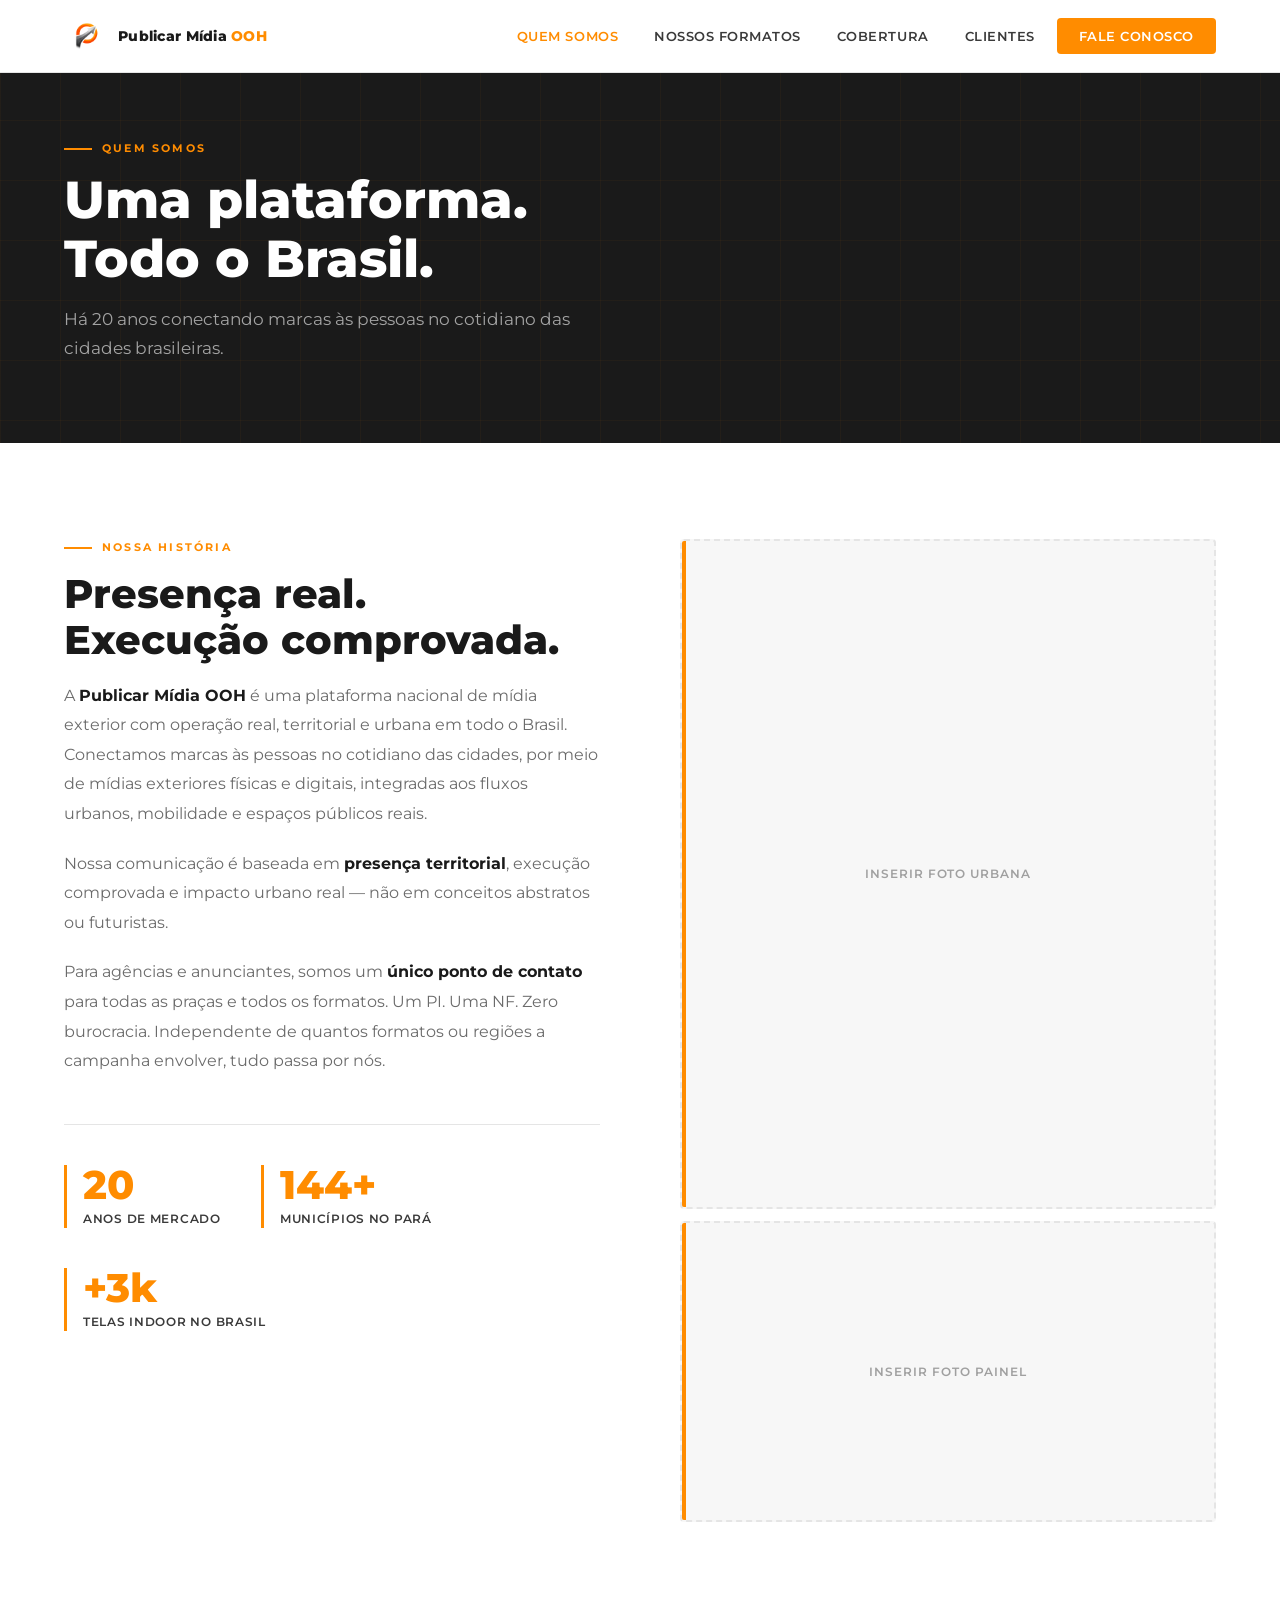
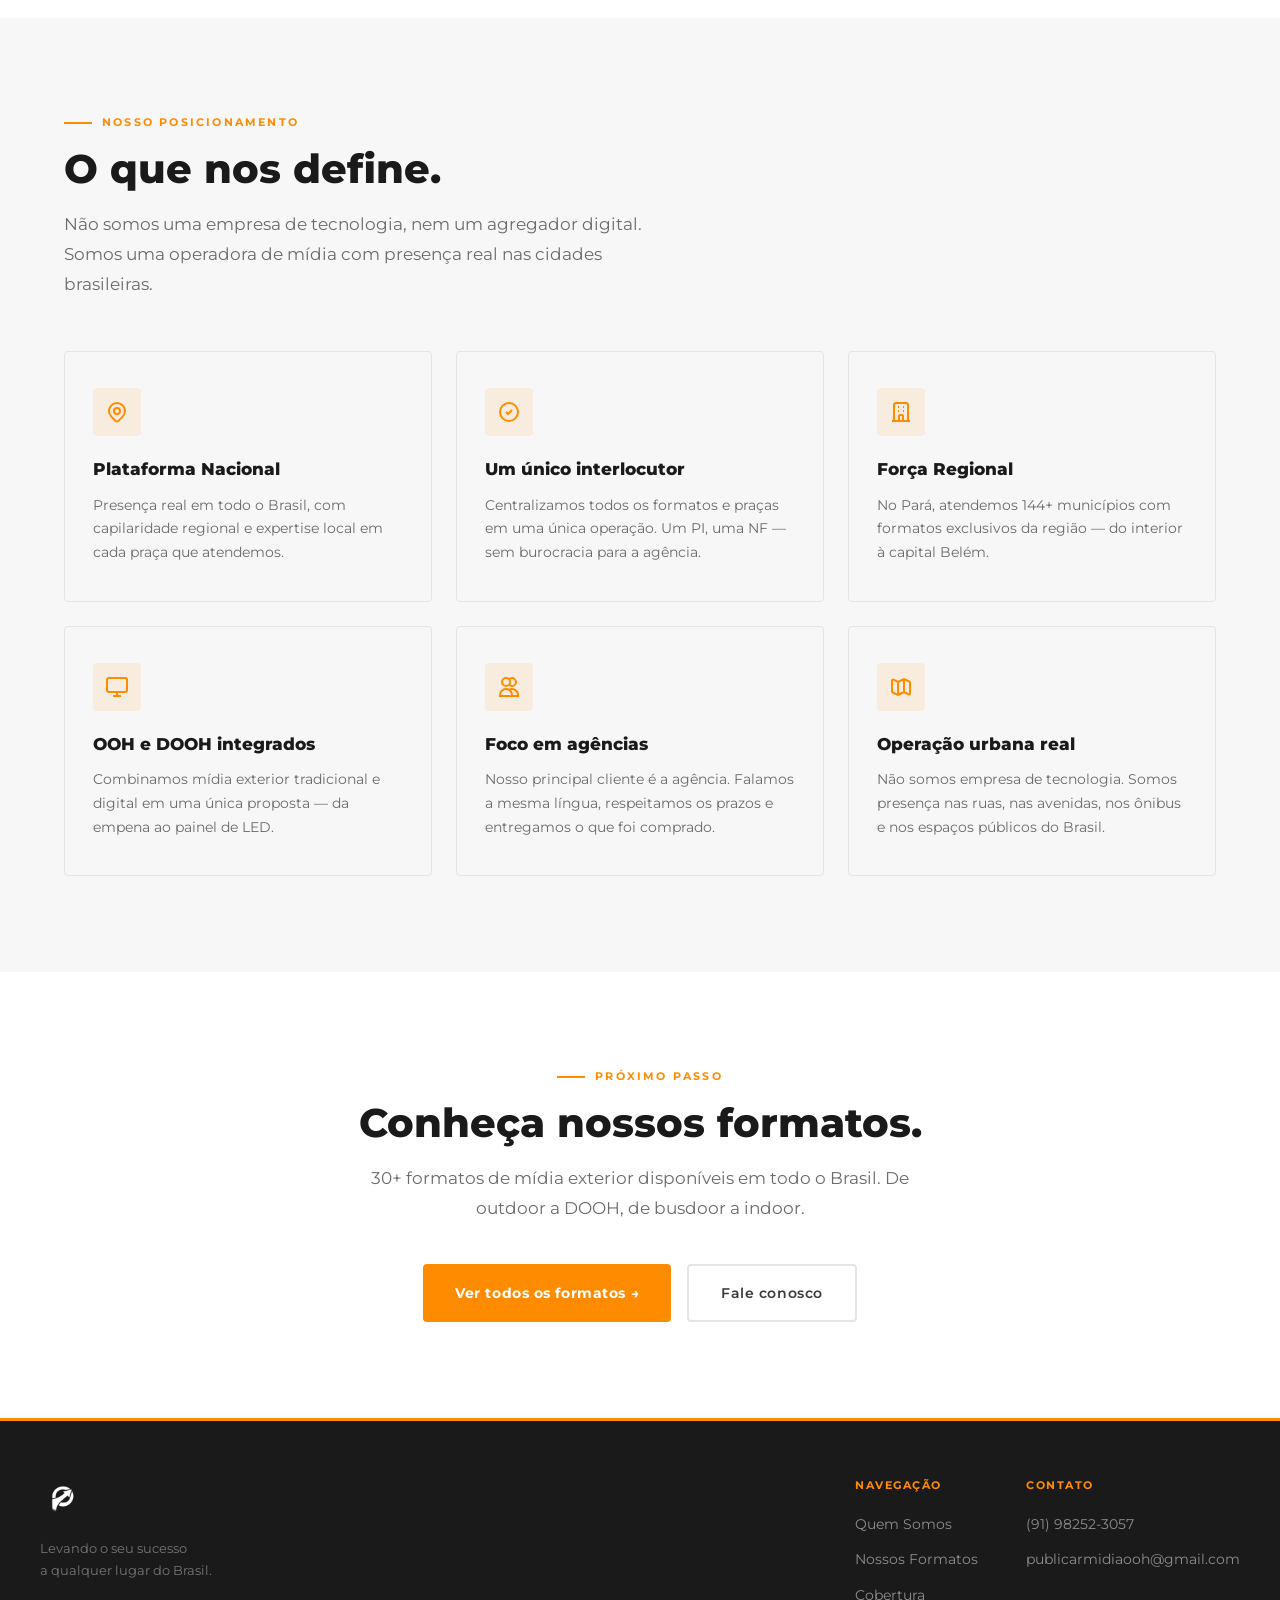
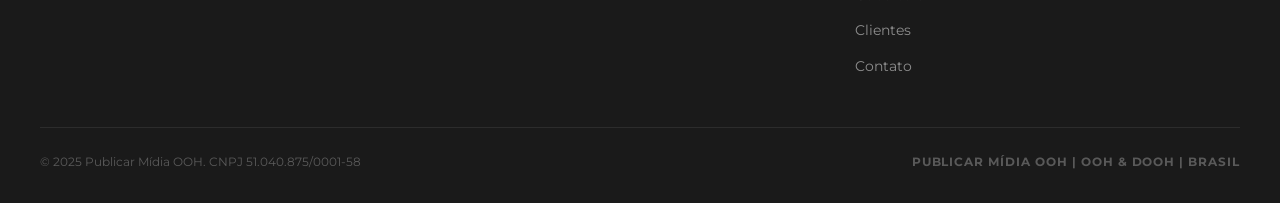
<file: quem-somos.html>
<!DOCTYPE html>
<html lang="pt-BR">
<head>
  <meta charset="UTF-8" />
  <meta name="viewport" content="width=device-width, initial-scale=1.0" />
  <title>Quem Somos — Publicar Mídia OOH</title>
  <link rel="preconnect" href="https://fonts.googleapis.com" />
  <link rel="preconnect" href="https://fonts.gstatic.com" crossorigin />
  <link href="https://fonts.googleapis.com/css2?family=Montserrat:wght@400;500;600;700;800&display=swap" rel="stylesheet" />
  <link rel="stylesheet" href="style.css?v=10" />
  <style>
    .sobre-grid { display: grid; grid-template-columns: 1fr 1fr; gap: 80px; align-items: start; }
    .sobre-grid p { font-size: 16px; color: var(--cinza-med); line-height: 1.85; margin-bottom: 20px; }
    .sobre-grid p strong { color: var(--preto); font-weight: 700; }
    .stats-row { display: flex; gap: 40px; flex-wrap: wrap; margin-top: 48px; padding-top: 40px; border-top: 1px solid var(--borda); }

    .pilares-grid { display: grid; grid-template-columns: repeat(3, 1fr); gap: 24px; }
    .pilar {
      padding: 36px 28px;
      border: 1px solid var(--borda);
      border-radius: 4px;
      transition: border-color 0.2s, box-shadow 0.2s;
    }
    .pilar:hover { border-color: var(--laranja); box-shadow: 0 4px 20px rgba(255,140,0,0.08); }
    .pilar-icon {
      width: 48px; height: 48px;
      background: rgba(255,140,0,0.10);
      border-radius: 4px;
      display: flex; align-items: center; justify-content: center;
      margin-bottom: 20px;
    }
    .pilar-icon svg { width: 24px; height: 24px; stroke: var(--laranja); fill: none; stroke-width: 2; }
    .pilar h3 { font-size: 17px; font-weight: 800; color: var(--preto); margin-bottom: 10px; }
    .pilar p { font-size: 14px; color: var(--cinza-med); line-height: 1.7; }

    .img-placeholder {
      width: 100%; border-radius: 4px;
      background: var(--cinza-bg);
      border: 2px dashed var(--borda);
      display: flex; align-items: center; justify-content: center;
      font-size: 12px; font-weight: 600; letter-spacing: 0.08em;
      text-transform: uppercase; color: var(--cinza-cla);
      position: relative; overflow: hidden;
    }
    .img-placeholder::before {
      content: ''; position: absolute;
      left: 0; top: 0; width: 4px; height: 100%;
      background: var(--laranja);
    }
    .img-p1 { aspect-ratio: 4/5; margin-bottom: 12px; }
    .img-p2 { aspect-ratio: 16/9; }

    @media (max-width: 960px) {
      .sobre-grid { grid-template-columns: 1fr; gap: 40px; }
      .pilares-grid { grid-template-columns: 1fr 1fr; }
      .sobre-grid .sobre-visual { display: none; }
      .stats-row { gap: 24px; }
    }
    @media (max-width: 768px) {
      .pilares-grid { grid-template-columns: 1fr 1fr; gap: 16px; }
      .pilar { padding: 28px 20px; }
    }
    @media (max-width: 480px) {
      .pilares-grid { grid-template-columns: 1fr; }
      .stats-row { flex-direction: column; gap: 20px; padding-top: 28px; margin-top: 32px; }
    }
  </style>
</head>
<body>

  <nav id="navbar">
    <div class="nav-inner">
      <a class="nav-logo" href="index.html">
        <img src="assets/logo-clean.png" alt="Publicar Mídia OOH" />
        <span class="nav-logo-nome">Publicar Mídia <span>OOH</span></span>
      </a>
      <ul class="nav-links">
        <li><a href="quem-somos.html" class="active">Quem Somos</a></li>
        <li><a href="formatos.html">Nossos Formatos</a></li>
        <li><a href="cobertura.html">Cobertura</a></li>
        <li><a href="clientes.html">Clientes</a></li>
        <li><a href="contato.html" class="btn-nav">Fale Conosco</a></li>
      </ul>
      <div class="hamburger" id="hamburger" onclick="toggleMenu()">
        <span></span><span></span><span></span>
      </div>
    </div>
  </nav>

  <div class="mobile-menu" id="mobileMenu">
    <a href="quem-somos.html" class="active" onclick="toggleMenu()">Quem Somos</a>
    <a href="formatos.html" onclick="toggleMenu()">Nossos Formatos</a>
    <a href="cobertura.html" onclick="toggleMenu()">Cobertura</a>
    <a href="clientes.html" onclick="toggleMenu()">Clientes</a>
    <a href="contato.html" class="btn-nav-mobile" onclick="toggleMenu()">Fale Conosco</a>
  </div>

  <div class="page-header">
    <div class="page-header-inner">
      <div class="eyebrow">Quem Somos</div>
      <h1>Uma plataforma.<br />Todo o Brasil.</h1>
      <p>Há 20 anos conectando marcas às pessoas no cotidiano das cidades brasileiras.</p>
    </div>
  </div>

  <!-- SOBRE PRINCIPAL -->
  <section class="bloco white">
    <div class="container">
      <div class="sobre-grid">
        <div>
          <div class="eyebrow">Nossa história</div>
          <h2 class="section-title">Presença real.<br />Execução comprovada.</h2>
          <p>A <strong>Publicar Mídia OOH</strong> é uma plataforma nacional de mídia exterior com operação real, territorial e urbana em todo o Brasil. Conectamos marcas às pessoas no cotidiano das cidades, por meio de mídias exteriores físicas e digitais, integradas aos fluxos urbanos, mobilidade e espaços públicos reais.</p>
          <p>Nossa comunicação é baseada em <strong>presença territorial</strong>, execução comprovada e impacto urbano real — não em conceitos abstratos ou futuristas.</p>
          <p>Para agências e anunciantes, somos um <strong>único ponto de contato</strong> para todas as praças e todos os formatos. Um PI. Uma NF. Zero burocracia. Independente de quantos formatos ou regiões a campanha envolver, tudo passa por nós.</p>
          <div class="stats-row">
            <div class="stat-item">
              <div class="stat-num">20</div>
              <div class="stat-label">anos de mercado</div>
            </div>
            <div class="stat-item">
              <div class="stat-num">144+</div>
              <div class="stat-label">municípios no Pará</div>
            </div>
            <div class="stat-item">
              <div class="stat-num">+3k</div>
              <div class="stat-label">telas Indoor no Brasil</div>
            </div>
          </div>
        </div>
        <div class="sobre-visual">
          <div class="img-placeholder img-p1">Inserir foto urbana</div>
          <div class="img-placeholder img-p2">Inserir foto painel</div>
        </div>
      </div>
    </div>
  </section>

  <!-- PILARES -->
  <section class="bloco gray">
    <div class="container">
      <div class="eyebrow">Nosso posicionamento</div>
      <h2 class="section-title">O que nos define.</h2>
      <p class="section-sub">Não somos uma empresa de tecnologia, nem um agregador digital. Somos uma operadora de mídia com presença real nas cidades brasileiras.</p>
      <div class="pilares-grid">
        <div class="pilar">
          <div class="pilar-icon">
            <svg viewBox="0 0 24 24"><path d="M17.657 16.657L13.414 20.9a1.998 1.998 0 01-2.827 0l-4.244-4.243a8 8 0 1111.314 0z"/><path d="M15 11a3 3 0 11-6 0 3 3 0 016 0z"/></svg>
          </div>
          <h3>Plataforma Nacional</h3>
          <p>Presença real em todo o Brasil, com capilaridade regional e expertise local em cada praça que atendemos.</p>
        </div>
        <div class="pilar">
          <div class="pilar-icon">
            <svg viewBox="0 0 24 24"><path d="M9 12l2 2 4-4m6 2a9 9 0 11-18 0 9 9 0 0118 0z"/></svg>
          </div>
          <h3>Um único interlocutor</h3>
          <p>Centralizamos todos os formatos e praças em uma única operação. Um PI, uma NF — sem burocracia para a agência.</p>
        </div>
        <div class="pilar">
          <div class="pilar-icon">
            <svg viewBox="0 0 24 24"><path d="M19 21V5a2 2 0 00-2-2H7a2 2 0 00-2 2v16m14 0h2m-2 0h-5m-9 0H3m2 0h5M9 7h1m-1 4h1m4-4h1m-1 4h1m-5 10v-5a1 1 0 011-1h2a1 1 0 011 1v5m-4 0h4"/></svg>
          </div>
          <h3>Força Regional</h3>
          <p>No Pará, atendemos 144+ municípios com formatos exclusivos da região — do interior à capital Belém.</p>
        </div>
        <div class="pilar">
          <div class="pilar-icon">
            <svg viewBox="0 0 24 24"><rect x="2" y="3" width="20" height="14" rx="2"/><path d="M8 21h8M12 17v4"/></svg>
          </div>
          <h3>OOH e DOOH integrados</h3>
          <p>Combinamos mídia exterior tradicional e digital em uma única proposta — da empena ao painel de LED.</p>
        </div>
        <div class="pilar">
          <div class="pilar-icon">
            <svg viewBox="0 0 24 24"><path d="M12 4.354a4 4 0 110 5.292M15 21H3v-1a6 6 0 0112 0v1zm0 0h6v-1a6 6 0 00-9-5.197M13 7a4 4 0 11-8 0 4 4 0 018 0z"/></svg>
          </div>
          <h3>Foco em agências</h3>
          <p>Nosso principal cliente é a agência. Falamos a mesma língua, respeitamos os prazos e entregamos o que foi comprado.</p>
        </div>
        <div class="pilar">
          <div class="pilar-icon">
            <svg viewBox="0 0 24 24"><path d="M9 20l-5.447-2.724A1 1 0 013 16.382V5.618a1 1 0 011.447-.894L9 7m0 13l6-3m-6 3V7m6 10l4.553 2.276A1 1 0 0021 18.382V7.618a1 1 0 00-.553-.894L15 4m0 13V4m0 0L9 7"/></svg>
          </div>
          <h3>Operação urbana real</h3>
          <p>Não somos empresa de tecnologia. Somos presença nas ruas, nas avenidas, nos ônibus e nos espaços públicos do Brasil.</p>
        </div>
      </div>
    </div>
  </section>

  <!-- CTA -->
  <section class="bloco white" style="text-align: center;">
    <div class="container">
      <div class="eyebrow" style="justify-content: center;">Próximo passo</div>
      <h2 class="section-title">Conheça nossos formatos.</h2>
      <p class="section-sub" style="margin: 0 auto 40px;">30+ formatos de mídia exterior disponíveis em todo o Brasil. De outdoor a DOOH, de busdoor a indoor.</p>
      <div class="btn-group" style="justify-content: center;">
        <a href="formatos.html" class="btn-primary">Ver todos os formatos →</a>
        <a href="contato.html" class="btn-outline">Fale conosco</a>
      </div>
    </div>
  </section>

  <footer>
    <div class="footer-inner">
      <div class="footer-top">
        <div class="footer-brand">
          <img src="assets/logo-clean.png" alt="Publicar Mídia OOH" style="filter: brightness(0) invert(1);" />
          <p class="footer-tagline">Levando o seu sucesso<br />a qualquer lugar do Brasil.</p>
        </div>
        <div class="footer-nav">
          <div class="footer-col">
            <h4>Navegação</h4>
            <ul>
              <li><a href="quem-somos.html">Quem Somos</a></li>
              <li><a href="formatos.html">Nossos Formatos</a></li>
              <li><a href="cobertura.html">Cobertura</a></li>
              <li><a href="clientes.html">Clientes</a></li>
              <li><a href="contato.html">Contato</a></li>
            </ul>
          </div>
          <div class="footer-col">
            <h4>Contato</h4>
            <ul>
              <li><a href="https://wa.me/5591982523057" target="_blank">(91) 98252-3057</a></li>
              <li><a href="mailto:publicarmidiaooh@gmail.com">publicarmidiaooh@gmail.com</a></li>
            </ul>
          </div>
        </div>
      </div>
      <div class="footer-bottom">
        <p>© 2025 Publicar Mídia OOH. CNPJ 51.040.875/0001-58</p>
        <span class="footer-inst">Publicar Mídia OOH | OOH &amp; DOOH | Brasil</span>
      </div>
    </div>
  </footer>

  <script src="main.js"></script>
</body>
</html>
</file>
<file: style.css>
/* ─── RESET & VARIÁVEIS ─── */
*, *::before, *::after { box-sizing: border-box; margin: 0; padding: 0; }

:root {
  --branco:    #FFFFFF;
  --laranja:   #FF8C00;
  --cinza-esc: #3A3A3A;
  --preto:     #1A1A1A;
  --cinza-med: #6B6B6B;
  --cinza-cla: #A0A0A0;
  --cinza-bg:  #F7F7F7;
  --borda:     #E5E5E5;
}

html { scroll-behavior: smooth; overflow-y: scroll; }

body {
  font-family: 'Montserrat', sans-serif;
  background: var(--branco);
  color: var(--preto);
  font-size: 16px;
  line-height: 1.6;
  overflow-x: hidden;
}

/* ─── NAV ─── */
nav {
  position: fixed;
  top: 0; left: 0; right: 0;
  z-index: 100;
  background: var(--branco);
  border-bottom: 1px solid var(--borda);
  transition: box-shadow 0.3s;
}
nav.scrolled { box-shadow: 0 2px 20px rgba(0,0,0,0.10); }

.nav-inner {
  max-width: 1280px;
  margin: 0 auto;
  padding: 0 64px;
  height: 72px;
  display: flex;
  align-items: center;
  justify-content: space-between;
}

.nav-logo {
  display: flex;
  align-items: center;
  gap: 10px;
  text-decoration: none;
}
.nav-logo img { height: 44px; display: block; }
.nav-logo-nome {
  font-size: 14px;
  font-weight: 800;
  color: var(--preto);
  letter-spacing: 0.02em;
  line-height: 1.2;
  white-space: nowrap;
}
.nav-logo-nome span { color: var(--laranja); }

.nav-links {
  display: flex;
  align-items: center;
  gap: 8px;
  list-style: none;
}

.nav-links a {
  text-decoration: none;
  color: var(--cinza-esc);
  font-weight: 600;
  font-size: 13px;
  letter-spacing: 0.04em;
  text-transform: uppercase;
  padding: 8px 14px;
  border-radius: 4px;
  transition: color 0.2s, background 0.2s;
}
.nav-links a:hover { color: var(--laranja); background: rgba(255,140,0,0.06); }
.nav-links a.active { color: var(--laranja); }

.btn-nav {
  background: var(--laranja) !important;
  color: var(--branco) !important;
  padding: 10px 22px !important;
}
.btn-nav:hover { opacity: 0.88; background: var(--laranja) !important; }

.hamburger {
  display: none;
  flex-direction: column;
  gap: 5px;
  cursor: pointer;
  padding: 4px;
}
.hamburger span {
  display: block;
  width: 24px; height: 2px;
  background: var(--preto);
  border-radius: 2px;
  transition: all 0.3s;
}

.mobile-menu {
  display: none;
  position: fixed;
  top: 72px; left: 0; right: 0;
  background: var(--branco);
  border-bottom: 2px solid var(--laranja);
  padding: 24px 32px;
  z-index: 99;
  flex-direction: column;
  gap: 4px;
  box-shadow: 0 8px 24px rgba(0,0,0,0.10);
}
.mobile-menu.open { display: flex; }
.mobile-menu a {
  text-decoration: none;
  color: var(--cinza-esc);
  font-weight: 600;
  font-size: 14px;
  letter-spacing: 0.04em;
  text-transform: uppercase;
  padding: 12px 0;
  border-bottom: 1px solid var(--borda);
}
.mobile-menu a:last-child { border-bottom: none; }
.mobile-menu a.active { color: var(--laranja); }
.mobile-menu .btn-nav-mobile {
  margin-top: 8px;
  background: var(--laranja);
  color: var(--branco) !important;
  text-align: center;
  padding: 14px !important;
  border-radius: 4px;
  border-bottom: none !important;
}

/* ─── PAGE HEADER (todas as páginas internas) ─── */
.page-header {
  background: var(--preto);
  padding: 140px 0 80px;
  min-height: 420px;
  position: relative;
  overflow: hidden;
}
.page-header::before {
  content: '';
  position: absolute;
  inset: 0;
  background-image:
    linear-gradient(rgba(255,140,0,0.04) 1px, transparent 1px),
    linear-gradient(90deg, rgba(255,140,0,0.04) 1px, transparent 1px);
  background-size: 60px 60px;
}
.page-header-inner {
  max-width: 1280px;
  margin: 0 auto;
  padding: 0 64px;
  position: relative;
  z-index: 1;
}
.page-header .eyebrow { margin-bottom: 12px; }
.page-header h1 {
  font-size: clamp(32px, 5vw, 52px);
  font-weight: 800;
  color: var(--branco);
  line-height: 1.15;
  max-width: 700px;
}
.page-header p {
  margin-top: 16px;
  font-size: 17px;
  color: rgba(255,255,255,0.60);
  max-width: 560px;
  line-height: 1.7;
}

/* ─── LAYOUT ─── */
.container {
  max-width: 1280px;
  margin: 0 auto;
  padding: 0 64px;
}

section.bloco { padding: 96px 0; }
section.bloco-sm { padding: 64px 0; }
section.dark { background: var(--preto); }
section.gray { background: var(--cinza-bg); }
section.white { background: var(--branco); }

/* ─── COMPONENTES TIPOGRÁFICOS ─── */
.eyebrow {
  font-size: 11px;
  font-weight: 700;
  letter-spacing: 0.20em;
  text-transform: uppercase;
  color: var(--laranja);
  display: flex;
  align-items: center;
  gap: 10px;
  margin-bottom: 14px;
}
.eyebrow::before {
  content: '';
  display: block;
  width: 28px; height: 2px;
  background: var(--laranja);
  flex-shrink: 0;
}

.section-title {
  font-size: clamp(26px, 3.5vw, 40px);
  font-weight: 800;
  color: var(--preto);
  line-height: 1.15;
  margin-bottom: 18px;
}
.section-title.white { color: var(--branco); }

.section-sub {
  font-size: 17px;
  color: var(--cinza-med);
  max-width: 600px;
  line-height: 1.75;
  margin-bottom: 52px;
}
.section-sub.white { color: rgba(255,255,255,0.60); }

/* ─── BOTÕES ─── */
.btn-primary {
  background: var(--laranja);
  color: var(--branco);
  padding: 16px 32px;
  border-radius: 4px;
  font-weight: 700;
  font-size: 14px;
  letter-spacing: 0.04em;
  text-decoration: none;
  display: inline-flex;
  align-items: center;
  gap: 8px;
  transition: opacity 0.2s;
}
.btn-primary:hover { opacity: 0.88; }

.btn-outline {
  border: 2px solid var(--borda);
  color: var(--cinza-esc);
  padding: 16px 32px;
  border-radius: 4px;
  font-weight: 600;
  font-size: 14px;
  letter-spacing: 0.04em;
  text-decoration: none;
  display: inline-flex;
  align-items: center;
  gap: 8px;
  transition: border-color 0.2s, color 0.2s;
}
.btn-outline:hover { border-color: var(--laranja); color: var(--laranja); }

.btn-outline-white {
  border: 2px solid rgba(255,255,255,0.30);
  color: var(--branco);
  padding: 16px 32px;
  border-radius: 4px;
  font-weight: 600;
  font-size: 14px;
  letter-spacing: 0.04em;
  text-decoration: none;
  display: inline-flex;
  align-items: center;
  gap: 8px;
  transition: border-color 0.2s, color 0.2s;
}
.btn-outline-white:hover { border-color: var(--laranja); color: var(--laranja); }

.btn-group { display: flex; gap: 16px; flex-wrap: wrap; }

/* ─── CARDS ─── */
.card {
  background: var(--branco);
  border-radius: 4px;
  border-top: 3px solid var(--laranja);
  padding: 36px;
  box-shadow: 0 2px 12px rgba(0,0,0,0.05);
  transition: box-shadow 0.25s, transform 0.25s;
}
.card:hover { box-shadow: 0 8px 32px rgba(0,0,0,0.10); transform: translateY(-3px); }

/* ─── STAT ITEMS ─── */
.stat-item { border-left: 3px solid var(--laranja); padding-left: 16px; }
.stat-num { font-size: 40px; font-weight: 800; color: var(--laranja); line-height: 1; margin-bottom: 4px; }
.stat-label { font-size: 12px; font-weight: 600; color: var(--cinza-esc); letter-spacing: 0.06em; text-transform: uppercase; }

/* ─── FOOTER ─── */
footer {
  background: var(--preto);
  border-top: 3px solid var(--laranja);
  padding: 56px 40px 32px;
}
.footer-inner { max-width: 1280px; margin: 0 auto; }

.footer-top {
  display: flex;
  justify-content: space-between;
  align-items: flex-start;
  gap: 48px;
  margin-bottom: 48px;
  flex-wrap: wrap;
}

.footer-brand img { height: 44px; margin-bottom: 16px; display: block; }
.footer-tagline { font-size: 13px; color: rgba(255,255,255,0.40); line-height: 1.7; }

.footer-nav { display: flex; gap: 48px; flex-wrap: wrap; }
.footer-col h4 {
  font-size: 11px; font-weight: 700; letter-spacing: 0.14em;
  text-transform: uppercase; color: var(--laranja); margin-bottom: 16px;
}
.footer-col ul { list-style: none; display: flex; flex-direction: column; gap: 10px; }
.footer-col ul li a {
  text-decoration: none; color: rgba(255,255,255,0.50);
  font-size: 14px; transition: color 0.2s;
}
.footer-col ul li a:hover { color: var(--branco); }

.footer-bottom {
  border-top: 1px solid rgba(255,255,255,0.08);
  padding-top: 24px;
  display: flex;
  justify-content: space-between;
  align-items: center;
  gap: 16px;
  flex-wrap: wrap;
}
.footer-bottom p { font-size: 12px; color: rgba(255,255,255,0.28); }
.footer-inst { font-size: 12px; font-weight: 700; letter-spacing: 0.08em; color: rgba(255,255,255,0.28); text-transform: uppercase; }

/* ─── ANIMAÇÕES GLOBAIS ─── */
@keyframes fadeUp {
  from { opacity: 0; transform: translateY(20px); }
  to   { opacity: 1; transform: translateY(0); }
}


.page-header-inner {
  animation: fadeUp 0.45s ease both;
}

/* Reveal por scroll */
.reveal {
  opacity: 0;
  transform: translateY(28px);
  transition: opacity 0.55s ease, transform 0.55s ease;
}
.reveal.visible {
  opacity: 1;
  transform: translateY(0);
}

/* Hover elevação nos cards genéricos */
.card { transition: box-shadow 0.25s, transform 0.25s; }
.card:hover { transform: translateY(-4px); box-shadow: 0 10px 36px rgba(0,0,0,0.10); }

/* Preview cards home */
.preview-card { transition: box-shadow 0.25s, transform 0.25s; }

/* Hover nos stat-items */
.stat-item { transition: border-color 0.2s; }
.stat-item:hover { border-color: var(--cinza-esc); }

/* Hover suave nos links do footer */
.footer-col ul li a { transition: color 0.2s, padding-left 0.2s; }
.footer-col ul li a:hover { padding-left: 4px; }

/* Hover suave nos botões primário e outline */
.btn-primary  { transition: opacity 0.2s, transform 0.2s; }
.btn-primary:hover  { transform: translateY(-1px); }
.btn-outline  { transition: border-color 0.2s, color 0.2s, transform 0.2s; }
.btn-outline:hover  { transform: translateY(-1px); }

/* ─── HAMBURGER ANIMADO ─── */
.hamburger.open span:nth-child(1) { transform: translateY(7px) rotate(45deg); }
.hamburger.open span:nth-child(2) { opacity: 0; transform: scaleX(0); }
.hamburger.open span:nth-child(3) { transform: translateY(-7px) rotate(-45deg); }

/* ─── RESPONSIVO — 960px (tablet landscape) ─── */
@media (max-width: 960px) {
  .nav-links { display: none; }
  .hamburger { display: flex; }
  .mobile-menu { padding: 20px 28px; }

  .page-header { padding: 120px 0 60px; }
  .page-header-inner { padding: 0 32px; }
  section.bloco { padding: 80px 0; }
  section.bloco-sm { padding: 52px 0; }
  .container { padding: 0 32px; }

  .footer-top { flex-direction: column; gap: 32px; }
  .footer-nav { gap: 32px; }
}

/* ─── RESPONSIVO — 768px (tablet portrait) ─── */
@media (max-width: 768px) {
  .page-header { padding: 108px 0 52px; }
  .page-header-inner { padding: 0 24px; }
  section.bloco { padding: 64px 0; }
  section.bloco-sm { padding: 44px 0; }
  .container { padding: 0 24px; }

  .section-sub { font-size: 15px; margin-bottom: 36px; }
  .stat-num { font-size: 34px; }
}

/* ─── RESPONSIVO — 480px (mobile) ─── */
@media (max-width: 480px) {
  .nav-inner { padding: 0 20px; }
  .mobile-menu { padding: 16px 20px; }

  .page-header { padding: 96px 0 44px; }
  .page-header-inner { padding: 0 20px; }
  .page-header p { font-size: 15px; }
  section.bloco { padding: 52px 0; }
  section.bloco-sm { padding: 36px 0; }
  .container { padding: 0 20px; }

  footer { padding: 44px 20px 24px; }
  .footer-nav { gap: 24px; }
  .footer-bottom { flex-direction: column; text-align: center; gap: 10px; }

  .btn-group { flex-direction: column; }
  .btn-primary, .btn-outline, .btn-outline-white {
    justify-content: center;
    width: 100%;
    text-align: center;
  }

  .stat-num { font-size: 28px; }
  .stat-label { font-size: 11px; }
  .section-sub { font-size: 14px; }
}
</file>
